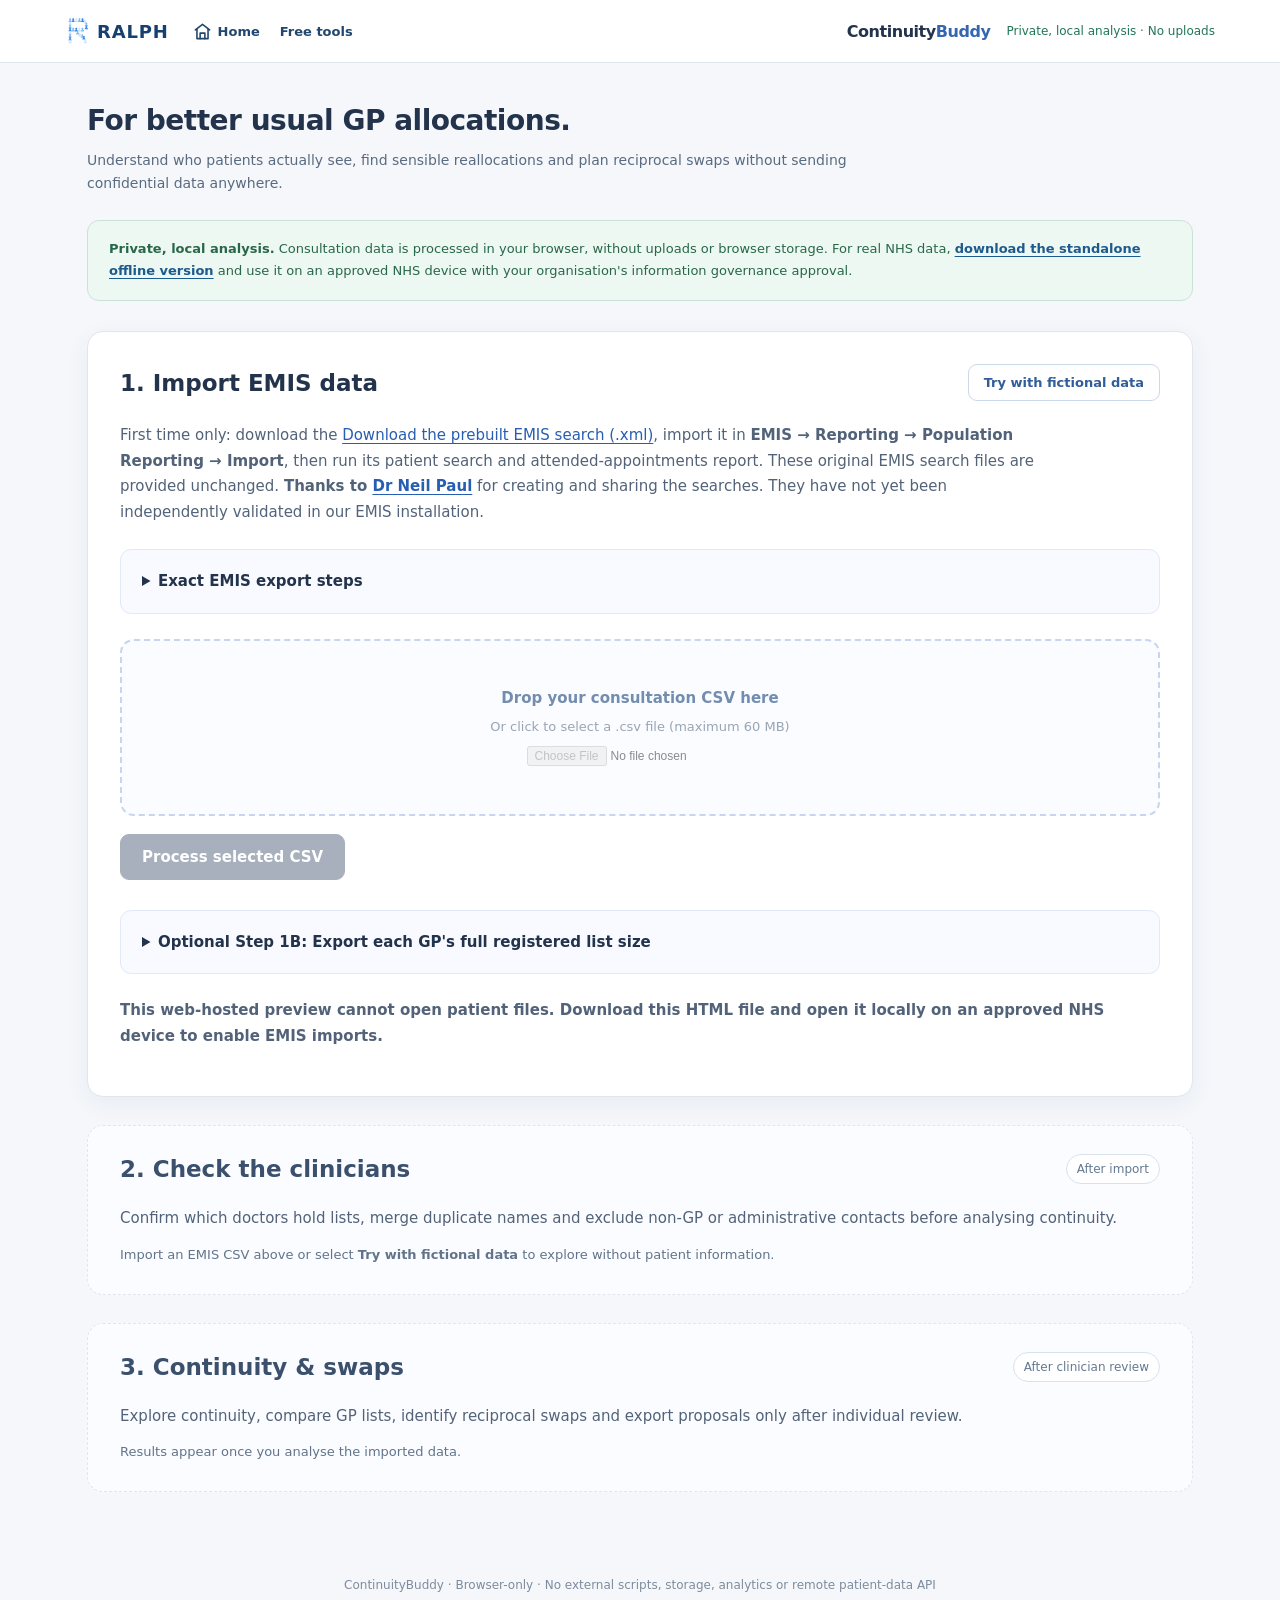
<file: index.html>
<!doctype html>
<html lang="en-GB"><head><meta charset="utf-8"><meta name="viewport" content="width=device-width, initial-scale=1">
<meta name="referrer" content="no-referrer">
<meta http-equiv="Content-Security-Policy" content="default-src 'none'; script-src 'self'; style-src 'self'; img-src 'self' data:; connect-src 'none'; object-src 'none'; base-uri 'none'; form-action 'none'">
<title>ContinuityBuddy - Usual GP continuity</title><link rel="stylesheet" href="./v2.css"></head>
<body><header class="app-header"><div class="app-header-inner"><nav class="app-nav" aria-label="Site navigation"><a class="ralph-brand" href="https://projectralph.co.uk/" aria-label="RALPH homepage"><svg xmlns="http://www.w3.org/2000/svg" xmlns:xlink="http://www.w3.org/1999/xlink" width="23" height="28" viewBox="0 0 430 530" aria-hidden="true">


<defs>
  <linearGradient id="wordmarkBlue" x1="0" y1="0" x2="0" y2="1">
    <stop offset="0" stop-color="#005fca"/>
    <stop offset="1" stop-color="#004dad"/>
  </linearGradient>
  <path id="person" d="M28 0 C18.5 0 11 7.2 11 17 C11 23.4 14.2 29.2 19.3 32.4 C9.1 36.4 2.4 42.4 0.3 51.3 C-1.7 58.4 2.4 61.5 8.6 61.5 H47.4 C53.6 61.5 57.7 58.4 55.7 51.3 C53.6 42.4 46.9 36.4 36.7 32.4 C41.8 29.2 45 23.4 45 17 C45 7.2 37.5 0 28 0 Z"/>
</defs>
<g id="people-letter-r" transform="translate(15 15) scale(1.083)">
<use href="#person" x="10" y="10" fill="#82bbf4"/>
<use href="#person" x="64" y="10" fill="#3b8ae6"/>
<use href="#person" x="118" y="10" fill="#cfe4fb"/>
<use href="#person" x="173" y="10" fill="#82bbf4"/>
<use href="#person" x="227" y="10" fill="#3b8ae6"/>
<use href="#person" x="271" y="36" fill="#cfe4fb"/>
<use href="#person" x="294" y="84" fill="#82bbf4"/>
<use href="#person" x="294" y="139" fill="#3b8ae6"/>
<use href="#person" x="10" y="69" fill="#cfe4fb"/>
<use href="#person" x="10" y="123" fill="#82bbf4"/>
<use href="#person" x="10" y="176" fill="#3b8ae6"/>
<use href="#person" x="10" y="230" fill="#cfe4fb"/>
<use href="#person" x="10" y="284" fill="#82bbf4"/>
<use href="#person" x="10" y="337" fill="#3b8ae6"/>
<use href="#person" x="10" y="383" fill="#cfe4fb"/>
<use href="#person" x="64" y="176" fill="#82bbf4"/>
<use href="#person" x="118" y="176" fill="#3b8ae6"/>
<use href="#person" x="173" y="176" fill="#cfe4fb"/>
<use href="#person" x="227" y="176" fill="#82bbf4"/>
<use href="#person" x="141" y="230" fill="#82bbf4"/>
<use href="#person" x="180" y="266" fill="#cfe4fb"/>
<use href="#person" x="223" y="289" fill="#82bbf4"/>
<use href="#person" x="251" y="319" fill="#3b8ae6"/>
<use href="#person" x="276" y="383" fill="#cfe4fb"/>
</g>
</svg>
<span>RALPH</span></a><a class="home-link" href="https://projectralph.co.uk/" aria-label="Home" title="RALPH home"><svg xmlns="http://www.w3.org/2000/svg" aria-hidden="true" viewBox="0 0 24 24" width="19" height="19" fill="none" stroke="currentColor" stroke-width="2" stroke-linecap="round" stroke-linejoin="round"><path d="m3 10 9-7 9 7"/><path d="M5 9v12h14V9"/><path d="M9 21v-7h6v7"/></svg><span>Home</span></a><a class="free-tools-link" href="https://projectralph.co.uk/freetools/">Free tools</a></nav><div class="app-header-end"><strong class="app-name">Continuity<span>Buddy</span></strong><small>Private, local analysis · No uploads</small></div></div></header>
<main>
<section class="hero"><h1>For better usual GP allocations.</h1><p>Understand who patients actually see, find sensible reallocations and plan reciprocal swaps without sending confidential data anywhere.</p></section>
<aside class="privacy" aria-label="Patient data and privacy"><strong>Private, local analysis.</strong> Consultation data is processed in your browser, without uploads or browser storage. For real NHS data, <a href="./ContinuityBuddy-Offline.html" download="ContinuityBuddy-Offline.html">download the standalone offline version</a> and use it on an approved NHS device with your organisation's information governance approval.</aside>
<section class="panel" id="importPanel"><div class="panelhead"><h2>1. Import EMIS data</h2><button type="button" id="demo" class="outline">Try with fictional data</button></div>
<p class="import-intro">First time only: download the <a href="./downloads/Usual_GP_Continuity_Search.xml" download="Usual_GP_Continuity_Search.xml">Download the prebuilt EMIS search (.xml)</a>, import it in <b>EMIS → Reporting → Population Reporting → Import</b>, then run its patient search and attended-appointments report. These original EMIS search files are provided unchanged. <b>Thanks to <a href="https://www.drneilpaul.blog/usualgp/" target="_blank" rel="noopener noreferrer">Dr Neil Paul</a></b> for creating and sharing the searches. They have not yet been independently validated in our EMIS installation.</p>
<details><summary>Exact EMIS export steps</summary><ol><li>Import the downloaded XML into a practice reporting folder (you need suitable EMIS permissions).</li><li>Run “Usual GP Continuity 1 - Patients seen in last 12 months”.</li><li>Run “Usual GP Continuity 2 - Consultation export”.</li><li>Right-click the second report, then View Results → Export → CSV.</li><li>Tick <b>Replicate patient details for each item</b> and <b>Replicate Usual GP details</b>. Leave “override hidden patients” unticked unless explicitly authorised.</li><li>Choose the CSV below. Do not share identifiable exports in chat or email.</li></ol><p>Steps adapted from <a href="https://www.drneilpaul.blog/usualgp/how-to.html" target="_blank" rel="noopener noreferrer">Dr Neil Paul's EMIS guide</a>. EMIS XML import is documented by <a href="https://cdrc.nhs.uk/resources/emis-resource-centre/cdrc-emis-access/" target="_blank" rel="noopener noreferrer">CDRC</a>. Your practice's permissions/IT policy determine whether imports are allowed on your NHS PC.</p></details>
<label class="drop" id="drop"><strong>Drop your consultation CSV here</strong><span>Or click to select a .csv file (maximum 60 MB)</span><input id="file" type="file" accept=".csv,text/csv"></label><div class="import-action"><button type="button" id="prepareCsv">Process selected CSV</button></div>
<details id="listBalanceImport"><summary>Optional Step 1B: Export each GP's full registered list size</summary><p><strong>The consultation export above cannot provide full list sizes.</strong> To compare list allocations per clinical session, import the separate <a href="./downloads/Usual_GP_List_Sizes_Search.xml" download="Usual_GP_List_Sizes_Search.xml">EMIS registered-patient list search (.xml)</a>, run it in Population Reporting, export its results to CSV and select that CSV here. The CSV needs only Patient ID and Usual GP. This is optional: continuity analysis and swaps work without it.</p><label>Registered-patient list CSV <input id="listFile" type="file" accept=".csv,text/csv"></label><p>Weekly clinical sessions are entered manually in Step 3; they are not included in either EMIS search.</p><p id="listStatus" class="status" role="status" aria-live="polite"></p></details><div id="mapPanel" hidden><h3>Match columns</h3><p>Best guesses are prefilled. Check the required four columns, especially when the EMIS report uses unfamiliar labels.</p><div id="mappings" class="mapping"></div><label class="check-confirm"><input id="importConfirmed" type="checkbox"> I confirm this is the approved EMIS attended-appointment export, with no additional clinical or demographic columns.</label><div class="row import-action"><label>Analysis date <input id="referenceDate" type="date" value="2026-11-06"></label><button type="button" id="process">Analyse CSV and check clinicians <span aria-hidden="true">→</span></button></div></div>
<p id="message" class="status" role="status" aria-live="polite"></p>
</section>
<section class="panel step-preview" id="clinicianOverview"><div class="panelhead"><h2>2. Check the clinicians</h2><span class="step-pending">After import</span></div><p>Confirm which doctors hold lists, merge duplicate names and exclude non-GP or administrative contacts before analysing continuity.</p><p class="step-hint">Import an EMIS CSV above or select <strong>Try with fictional data</strong> to explore without patient information.</p></section>
<section class="panel" id="clinicianPanel" hidden><div class="panelhead"><h2>2. Check the clinicians</h2><button id="backImport" class="outline">Back to import</button></div><p>Check which clinicians hold patient lists. For registrars and locums, choose “Sees patients, no list”. For admin and booking accounts, choose “Ignore”. Mark doctors who have left as “Left the practice”. Duty and triage contacts may distort continuity.</p><details id="mergeDuplicates" class="duplicate-merge"><summary>Merge duplicate clinicians</summary><p>Only use this when two names in the export belong to the same doctor, e.g. Dr Smith and Dr J Smith. The names will be counted as one clinician.</p><div class="row"><label>Duplicate name <select id="mergeFrom"></select></label><label>Same doctor as <select id="mergeInto"></select></label><button type="button" id="addMerge" class="outline">Merge names</button></div><div id="activeMerges" aria-live="polite"></div></details><div class="tablewrap"><table><thead><tr><th>Clinician</th><th>Consultations</th><th>Status</th></tr></thead><tbody id="clinicians"></tbody></table></div>
<div class="row controls"><label>Minimum consultations <input id="minVisits" type="number" min="1" max="30" value="4"></label><label>High confidence (%) <input id="high" type="number" min="50" max="100" value="65"></label><label>Medium confidence (%) <input id="medium" type="number" min="30" max="99" value="50"></label></div><div class="review-confirmation"><label class="check-confirm" id="reviewConfirmationLabel"><input id="reviewConfirmed" type="checkbox"> <span>I have reviewed the clinicians, including non-list holders and those who have left.</span></label><button type="button" id="run" class="awaiting-confirmation" aria-disabled="true">Analyse continuity</button></div><div id="reviewConfirmationError" class="review-confirmation-error" role="status" aria-live="polite" hidden>Please confirm you have reviewed the clinicians.</div></section>
<section class="panel step-preview" id="resultsOverview"><div class="panelhead"><h2>3. Continuity &amp; swaps</h2><span class="step-pending">After clinician review</span></div><p>Explore continuity, compare GP lists, identify reciprocal swaps and export proposals only after individual review.</p><p class="step-hint">Results appear once you analyse the imported data.</p></section>
<section id="resultsPanel" hidden><div class="panelhead"><h2>3. Continuity & swaps</h2><div class="row"><button id="editClinicians" class="outline">Edit clinicians</button><button id="reset" class="outline">Clear all data</button></div></div><div class="metrics"><div><small>Frequent attenders</small><strong id="mPatients">-</strong></div><div><small>Usual GP accuracy</small><strong id="mAccuracy">-</strong></div><div><small>Mean UPC (most-seen)</small><strong id="mUpc">-</strong></div><div><small>SLICC (recorded usual GP)</small><strong id="mSlicc">-</strong></div></div>
<div class="panel"><div class="panelhead"><h3>Who should I exchange patients with?</h3><label>My GP list <select id="selectedGp"></select></label></div><p>Ranked by reciprocal, evidence-based candidates. Confirm clinical suitability and patient preferences before any reallocation. A reciprocal pair keeps nominal list counts unchanged.</p><div class="tablewrap"><table><thead><tr><th>Other GP</th><th>Patients leaving your list</th><th>Patients coming to your list</th><th>Potential 1:1 pairs</th></tr></thead><tbody id="partners"></tbody></table></div></div>
<div class="panel"><div class="panelhead"><h3>Reciprocal swaps</h3><button id="download" class="outline">Export reviewed proposal CSV</button></div><p id="swapCount"></p><div class="tablewrap"><table><thead><tr><th>Pair</th><th>Patient identifier</th><th>Current usual GP</th><th>Proposed GP</th><th>Visits with proposed / total</th><th>Review decision</th></tr></thead><tbody id="swaps"></tbody></table></div></div>
<div class="panel"><h3>GP continuity breakdown</h3><p>Patients seen in export counts only patients represented in the consultation CSV. List size per weekly session = full registered list size ÷ weekly clinical sessions.</p><p id="listBalanceNote" class="status" role="status"></p><div class="tablewrap"><table class="gp-breakdown-table"><thead><tr><th>GP</th><th>Patients seen<br>in export</th><th>Frequent<br>attenders</th><th>Aligned</th><th>Outgoing</th><th>Incoming</th><th>SLICC</th><th>Patients on<br>GP's list</th><th>Clinical sessions<br>per week</th><th>List size per<br>weekly session</th></tr></thead><tbody id="gpRows"></tbody></table></div></div>
<div class="panel"><h3>Individual reallocation suggestions</h3><p>High confidence means the most-seen eligible GP accounts for at least the configured percentage of retained contacts. It does not prove clinical suitability.</p><div class="tablewrap"><table><thead><tr><th>Patient identifier</th><th>Current GP</th><th>Most-seen GP</th><th>Visits</th><th>Share</th><th>Confidence</th></tr></thead><tbody id="proposals"></tbody></table></div></div>
<div class="panel"><h3>Data quality and limitations</h3><div id="quality"></div><p>The step 1 tool (EMIS export) is based on published RCGP/One Care and Dr Neil Paul's analyser workflows with many thanks. This broader tool and Steps 2 &amp; 3 were developed by Dr Miriam Carone as part of a bigger project to help organise GP surgeries - find out more at <a href="https://projectralph.co.uk/" target="_blank" rel="noopener noreferrer">projectralph.co.uk</a>.</p></div>
</section></main><footer>ContinuityBuddy · Browser-only · No external scripts, storage, analytics or remote patient-data API</footer><script type="module" src="./v2.mjs"></script></body></html>
</file>
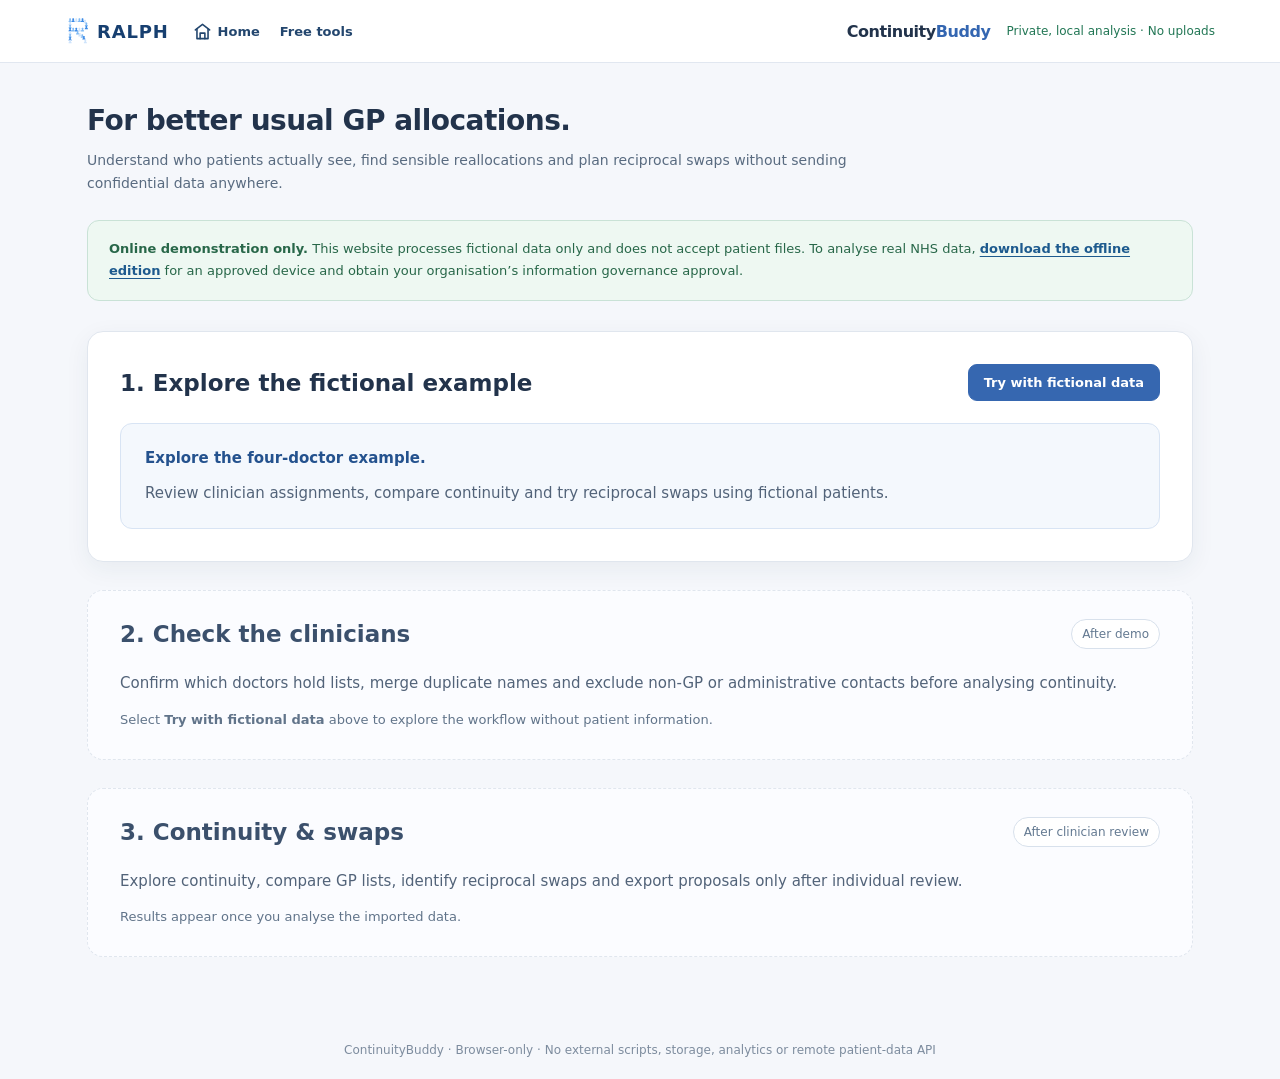
<file: ContinuityBuddy-Hosted.html>
<!doctype html>
<html lang="en-GB"><head><meta charset="utf-8"><meta name="viewport" content="width=device-width, initial-scale=1">
<meta name="referrer" content="no-referrer">

<title>ContinuityBuddy - Usual GP continuity</title><meta http-equiv="Content-Security-Policy" content="default-src 'none'; script-src 'sha256-g3RrCANJC1xOtoNRMLgk3z/7qvqXda/pgQztm8g03YM='; style-src 'sha256-rV15ccLi4d8pq7lUtMoSLpinebwZQfW1NsPwifBtmHU='; img-src data:; connect-src 'none'; object-src 'none'; base-uri 'none'; form-action 'none'; frame-src 'none'; worker-src 'none'; manifest-src 'none'"><style>:root{font-family:Inter,ui-sans-serif,system-ui,-apple-system,Segoe UI,sans-serif;color:#22334b;background:#f5f7fb;font-size:15px}*{box-sizing:border-box}body{margin:0}header{display:flex;justify-content:space-between;align-items:center;padding:18px max(22px,calc((100vw - 1150px)/2));background:white;border-bottom:1px solid #e1e7f0;gap:10px}header strong{font-size:21px;letter-spacing:-.8px}header strong span{color:#3466b1}header small{font-size:12px;color:#217654}main{max-width:1150px;margin:auto;padding:24px 22px 64px}.hero{padding:16px 0 0}.hero h1{font-size:clamp(23px,2.2vw,28px);letter-spacing:-.5px;margin:0 0 10px;line-height:1.3}.hero p{color:#596b80;line-height:1.65;max-width:800px;font-size:14px;margin:0}.privacy{border:1px solid #c9e2d6;background:#eef8f2;color:#286749;padding:17px 21px;border-radius:12px;font-size:13px;line-height:1.75;margin:24px 0 30px}.privacy strong{font-weight:700}.privacy a{color:#1d5a8e;font-weight:650;text-underline-offset:3px}.panel{background:white;border:1px solid #e0e6ee;border-radius:16px;padding:32px;margin-top:28px;box-shadow:0 7px 25px #213a5210}.panelhead{display:flex;align-items:center;justify-content:space-between;gap:18px;flex-wrap:wrap;margin-bottom:22px}.panel h2{font-size:23px;margin:0}.panel h3{font-size:19px;margin:0 0 12px}.panel p,.panel li{line-height:1.7;color:#526379}.panel a{color:#285eb1;text-decoration:underline;text-underline-offset:3px}.panel details{background:#f8faff;border:1px solid #e1e9f7;padding:18px 21px;border-radius:11px;margin:24px 0}.panel summary{cursor:pointer;font-weight:650}.panel ol{padding-left:22px}.drop{display:grid;gap:12px;place-items:center;text-align:center;padding:48px 22px;border:2px dashed #adc4e7;border-radius:14px;background:#f8fbff;cursor:pointer;margin:25px 0 18px;color:#31588b}.drop span{font-size:13px;color:#6b7b92}.drop.drag{background:#e8f3ff;border-color:#3975c6}.drop input{max-width:280px;font-size:12px}.row{display:flex;gap:12px;align-items:end;flex-wrap:wrap}.controls{margin-top:28px}.row label,.mapping label,.panelhead label{display:grid;gap:6px;font-size:12px;font-weight:650;color:#51657a}.mapping{display:grid;grid-template-columns:repeat(auto-fit,minmax(220px,1fr));gap:14px;margin:18px 0}select,input[type=number],input[type=date]{font:inherit;max-width:100%;border:1px solid #cdd7e6;border-radius:8px;padding:9px;background:white;color:#243b59}input[type=number]{width:110px}button{border:1px solid #3667b0;background:#3667b0;color:white;border-radius:9px;padding:10px 15px;font:inherit;font-size:13px;font-weight:700;cursor:pointer;white-space:normal}button:hover{filter:brightness(.94)}button.outline{background:white;color:#315d99;border-color:#cad8ea}.tablewrap{overflow:auto;max-height:570px;border:1px solid #e3e8ef;border-radius:10px}table{border-collapse:collapse;width:100%;min-width:690px;font-size:13px}th{position:sticky;top:0;z-index:1;background:#f1f5fb;text-align:left;font-weight:700;color:#40566f;padding:12px;border-bottom:1px solid #d9e2ef;white-space:nowrap}td{padding:10px 12px;border-bottom:1px solid #eef1f6;vertical-align:middle}tbody tr:hover{background:#f7faff}td select{font-size:12px;max-width:230px}section[hidden],div[hidden]{display:none!important}.status{min-height:20px}.error{color:#b52d47;font-weight:700}.metrics{display:grid;grid-template-columns:repeat(4,minmax(0,1fr));gap:12px;margin:18px 0}.metrics>div{background:white;padding:18px;border:1px solid #e0e6ee;border-radius:12px;display:grid;gap:8px}.metrics strong{font-size:27px;color:#254a80}.metrics small{color:#65758b}footer{font-size:12px;color:#7d8c9e;text-align:center;padding:22px}@media(max-width:700px){main{padding:18px 12px 35px}.panel{padding:17px}.metrics{grid-template-columns:repeat(2,1fr)}header{padding:15px}.hero{padding-top:8px}}
.step-preview{background:#fbfcff;border-style:dashed;box-shadow:none}.step-preview h2{color:#3b506c}.step-pending{font-size:12px;color:#637991;padding:7px 10px;border-radius:30px;border:1px solid #d8e1ec;background:white;white-space:nowrap}.step-preview p{margin:14px 0 0}.step-preview .step-hint{color:#61748a;font-size:13px}

.review-action{display:flex;align-items:center;justify-content:space-between;gap:16px;flex-wrap:wrap;margin:16px 0;background:#f1f7ff;border:1px solid #c9ddf6;border-radius:12px;padding:15px 18px}.review-action p{margin:4px 0 0;font-size:13px}.review-action button,.import-action button{font-size:15px;padding:13px 21px}.import-action{margin:18px 0 30px}.check-confirm{display:flex!important;flex-direction:row!important;align-items:center!important;gap:10px!important;max-width:800px}.check-confirm input{width:18px;height:18px;flex-shrink:0}.review-action strong{color:#2b4b78}#clinicianPanel,#resultsPanel,#mapPanel{scroll-margin-top:18px}@media(max-width:650px){.review-action button,.import-action button{width:100%}.review-action{align-items:stretch}}

/* Duplicate clinician merge is intentionally secondary to the main clinician review. */
.duplicate-merge{margin:14px 0 16px;padding:12px 16px;border:1px solid #d5e0f0;border-radius:10px;background:#f8fbff}
.duplicate-merge summary{cursor:pointer;color:#24538d;font-weight:650}
.duplicate-merge p{font-size:13px;color:#526782}
.duplicate-merge>.row{display:flex;align-items:end;gap:12px;flex-wrap:wrap;margin:12px 0}
.duplicate-merge label{display:flex;flex-direction:column;gap:5px;font-size:13px;font-weight:600}
.duplicate-merge select{min-width:150px;max-width:100%}
.merge-item{display:flex;align-items:center;gap:12px;padding:6px 0;font-size:13px}
.merge-item button{padding:5px 9px}

/* Confirmation is directly associated with the only Analyse action. */
.review-confirmation{display:flex;align-items:center;flex-wrap:wrap;gap:14px;margin-top:14px}
.review-confirmation .check-confirm{margin:0!important;max-width:min(100%,690px);padding:7px 9px;border:1px solid transparent;border-radius:9px;cursor:pointer}
.review-confirmation .check-confirm span{line-height:1.4}
.review-confirmation #run{transition:background-color .15s,border-color .15s;min-height:42px}
.review-confirmation #run.awaiting-confirmation{background:#e3e7ed;border-color:#d5dbe4;color:#5b6879;cursor:pointer}
.review-confirmation #run.awaiting-confirmation:hover{filter:none;background:#d9dfe8}
.review-confirmation .check-confirm.missing-confirmation{border-color:#d94242;background:#fff0f0;color:#a42020}
.review-confirmation .check-confirm.missing-confirmation span{color:#a42020}
.review-confirmation .check-confirm.missing-confirmation input{accent-color:#c82d2d;outline:2px solid #d94242;outline-offset:2px}
.review-confirmation-error{color:#b42323;font-size:13px;font-weight:650;margin:6px 0 0 9px}
.review-confirmation-error[hidden]{display:none}
@media(max-width:650px){.review-confirmation{align-items:stretch;flex-direction:column}.review-confirmation #run{align-self:flex-start}}

/* Results table: compact two-line headings with stable numeric columns. */
.gp-breakdown-table{table-layout:fixed;min-width:1090px}
.gp-breakdown-table thead th{white-space:normal;line-height:1.25;vertical-align:bottom;overflow-wrap:normal;word-break:normal;padding:11px 9px}
.gp-breakdown-table th:nth-child(1){width:100px}
.gp-breakdown-table th:nth-child(2){width:122px}
.gp-breakdown-table th:nth-child(3){width:120px}
.gp-breakdown-table th:nth-child(4){width:73px}
.gp-breakdown-table th:nth-child(5){width:81px}
.gp-breakdown-table th:nth-child(6){width:81px}
.gp-breakdown-table th:nth-child(7){width:74px}
.gp-breakdown-table th:nth-child(8){width:142px}
.gp-breakdown-table th:nth-child(9){width:147px}
.gp-breakdown-table th:nth-child(10){width:150px}
.gp-breakdown-table tbody td{padding:10px 9px}
.gp-breakdown-table tbody td:first-child{white-space:nowrap}
.gp-breakdown-table tbody input[type=number]{width:100%;min-width:0}

/* Site navigation shared with Project RALPH, compact enough for the analyser. */
header.app-header{padding:0 22px}
.app-header-inner{width:100%;max-width:1150px;margin:0 auto;min-height:62px;display:flex;justify-content:space-between;align-items:center;gap:18px}
.app-nav{display:flex;align-items:center;flex-wrap:wrap;gap:16px}
.app-nav a{text-decoration:none;color:#23466e;font-size:13px;font-weight:650;display:inline-flex;align-items:center;justify-content:center;gap:6px;border-radius:7px;padding:6px 2px}
.app-nav a:hover,.app-nav a:focus-visible{color:#215ea8;background:#ecf3fc}
.app-nav .ralph-brand{gap:7px;font-size:18px;letter-spacing:.045em;font-weight:750;margin-right:4px;color:#173f70}
.app-nav .ralph-brand svg{display:block;flex:none;width:23px;height:28px}
.app-nav .home-link svg{display:block;flex:none}
.app-header-end{display:flex;align-items:center;gap:16px}
.app-header-end .app-name{font-size:16px;letter-spacing:-.45px;white-space:nowrap}
.app-header-end .app-name span{color:#3466b1}
.app-header-end small{white-space:nowrap}
@media(max-width:780px){
 .app-header-inner{min-height:56px;flex-wrap:wrap;gap:0 12px;padding:7px 0}
 .app-nav{gap:12px}
 .app-header-end small{display:none}
}
@media(max-width:510px){
 header.app-header{padding:0 14px}
 .app-header-inner{gap:6px}
 .app-nav{width:100%;justify-content:space-between;gap:8px}
 .app-header-end{margin-top:3px}
 .app-header-end .app-name{font-size:14px}
 .app-nav .ralph-brand{font-size:16px}
}

/* Vertical rhythm for the sequential EMIS workflow. */
#importPanel{margin-top:0}
#importPanel .import-intro{margin:0 0 24px;max-width:920px}
#importPanel details summary{padding:2px 0;line-height:1.5}
#importPanel details[open] summary{margin-bottom:17px}
#importPanel details p{margin:12px 0}
#importPanel details ol{margin:8px 0 12px}
#importPanel details li+li{margin-top:9px}
#importPanel #listBalanceImport{margin-top:26px}
#importPanel #listBalanceImport label{display:grid;gap:9px;margin:18px 0;font-size:13px;font-weight:650;color:#425b75}
#importPanel #listBalanceImport input[type=file]{font-weight:400;max-width:100%}
#importPanel #listStatus:empty{display:none}
#importPanel #message:empty{display:none}
#clinicianPanel>.tablewrap{margin:22px 0}
#clinicianPanel>.panelhead+p{margin-bottom:20px}
#resultsPanel>.panelhead{margin:28px 0 24px}
#resultsPanel>.panel{margin-top:30px}
#resultsPanel>.panel>.tablewrap{margin-top:21px}
#resultsPanel>.panel>p{margin-bottom:18px}
.review-confirmation{margin-top:22px}
.step-preview{padding-top:28px;padding-bottom:28px}
.step-preview .step-hint{margin-top:12px}
@media(max-width:700px){
 main{padding:22px 14px 42px}
 .panel{padding:23px 19px;margin-top:22px}
 .privacy{padding:16px 17px;margin:20px 0 24px}
 .panelhead{margin-bottom:18px}
 .drop{padding:34px 15px}
 #importPanel .import-intro{margin-bottom:20px}
 #importPanel details{padding:17px}
}

/* Prevent misleading file affordances when the offline file is viewed over HTTP(S). */
.drop.locked{opacity:.68;cursor:not-allowed;pointer-events:none}
.import-action button:disabled{background:#a7b0bc;border-color:#a7b0bc;cursor:not-allowed}

.check-confirm{display:flex;align-items:center;gap:9px;margin:12px 0;font-weight:500;color:#42546b}.check-confirm input{width:17px;height:17px;flex:none}
.hosted-demo{padding:22px 24px;background:#f4f8fd;border:1px solid #d8e4f4;border-radius:12px;line-height:1.7}.hosted-demo p{margin:9px 0 0}.hosted-demo strong{color:#24528e}</style></head>
<body><header class="app-header"><div class="app-header-inner"><nav class="app-nav" aria-label="Site navigation"><a class="ralph-brand" href="https://projectralph.co.uk/" aria-label="RALPH homepage"><svg xmlns="http://www.w3.org/2000/svg" xmlns:xlink="http://www.w3.org/1999/xlink" width="23" height="28" viewBox="0 0 430 530" aria-hidden="true">


<defs>
  <linearGradient id="wordmarkBlue" x1="0" y1="0" x2="0" y2="1">
    <stop offset="0" stop-color="#005fca"/>
    <stop offset="1" stop-color="#004dad"/>
  </linearGradient>
  <path id="person" d="M28 0 C18.5 0 11 7.2 11 17 C11 23.4 14.2 29.2 19.3 32.4 C9.1 36.4 2.4 42.4 0.3 51.3 C-1.7 58.4 2.4 61.5 8.6 61.5 H47.4 C53.6 61.5 57.7 58.4 55.7 51.3 C53.6 42.4 46.9 36.4 36.7 32.4 C41.8 29.2 45 23.4 45 17 C45 7.2 37.5 0 28 0 Z"/>
</defs>
<g id="people-letter-r" transform="translate(15 15) scale(1.083)">
<use href="#person" x="10" y="10" fill="#82bbf4"/>
<use href="#person" x="64" y="10" fill="#3b8ae6"/>
<use href="#person" x="118" y="10" fill="#cfe4fb"/>
<use href="#person" x="173" y="10" fill="#82bbf4"/>
<use href="#person" x="227" y="10" fill="#3b8ae6"/>
<use href="#person" x="271" y="36" fill="#cfe4fb"/>
<use href="#person" x="294" y="84" fill="#82bbf4"/>
<use href="#person" x="294" y="139" fill="#3b8ae6"/>
<use href="#person" x="10" y="69" fill="#cfe4fb"/>
<use href="#person" x="10" y="123" fill="#82bbf4"/>
<use href="#person" x="10" y="176" fill="#3b8ae6"/>
<use href="#person" x="10" y="230" fill="#cfe4fb"/>
<use href="#person" x="10" y="284" fill="#82bbf4"/>
<use href="#person" x="10" y="337" fill="#3b8ae6"/>
<use href="#person" x="10" y="383" fill="#cfe4fb"/>
<use href="#person" x="64" y="176" fill="#82bbf4"/>
<use href="#person" x="118" y="176" fill="#3b8ae6"/>
<use href="#person" x="173" y="176" fill="#cfe4fb"/>
<use href="#person" x="227" y="176" fill="#82bbf4"/>
<use href="#person" x="141" y="230" fill="#82bbf4"/>
<use href="#person" x="180" y="266" fill="#cfe4fb"/>
<use href="#person" x="223" y="289" fill="#82bbf4"/>
<use href="#person" x="251" y="319" fill="#3b8ae6"/>
<use href="#person" x="276" y="383" fill="#cfe4fb"/>
</g>
</svg>
<span>RALPH</span></a><a class="home-link" href="https://projectralph.co.uk/" aria-label="Home" title="RALPH home"><svg xmlns="http://www.w3.org/2000/svg" aria-hidden="true" viewBox="0 0 24 24" width="19" height="19" fill="none" stroke="currentColor" stroke-width="2" stroke-linecap="round" stroke-linejoin="round"><path d="m3 10 9-7 9 7"/><path d="M5 9v12h14V9"/><path d="M9 21v-7h6v7"/></svg><span>Home</span></a><a class="free-tools-link" href="https://projectralph.co.uk/freetools/">Free tools</a></nav><div class="app-header-end"><strong class="app-name">Continuity<span>Buddy</span></strong><small>Private, local analysis · No uploads</small></div></div></header>
<main>
<section class="hero"><h1>For better usual GP allocations.</h1><p>Understand who patients actually see, find sensible reallocations and plan reciprocal swaps without sending confidential data anywhere.</p></section>
<aside class="privacy" aria-label="Privacy"><strong>Online demonstration only.</strong> This website processes fictional data only and does not accept patient files. To analyse real NHS data, <a href="./ContinuityBuddy-Offline.html" download="ContinuityBuddy-Offline.html">download the offline edition</a> for an approved device and obtain your organisation’s information governance approval.</aside>
<section class="panel" id="importPanel"><div class="panelhead"><h2>1. Explore the fictional example</h2><button type="button" id="demo">Try with fictional data</button></div><div class="hosted-demo"><strong>Explore the four-doctor example.</strong><p>Review clinician assignments, compare continuity and try reciprocal swaps using fictional patients.</p></div><p id="message" class="status" role="status" aria-live="polite"></p></section>
<section class="panel step-preview" id="clinicianOverview"><div class="panelhead"><h2>2. Check the clinicians</h2><span class="step-pending">After demo</span></div><p>Confirm which doctors hold lists, merge duplicate names and exclude non-GP or administrative contacts before analysing continuity.</p><p class="step-hint">Select <strong>Try with fictional data</strong> above to explore the workflow without patient information.</p></section>
<section class="panel" id="clinicianPanel" hidden><div class="panelhead"><h2>2. Check the clinicians</h2><button id="backImport" class="outline">Back to import</button></div><p>Check which clinicians hold patient lists. For registrars and locums, choose “Sees patients, no list”. For admin and booking accounts, choose “Ignore”. Mark doctors who have left as “Left the practice”. Duty and triage contacts may distort continuity.</p><details id="mergeDuplicates" class="duplicate-merge"><summary>Merge duplicate clinicians</summary><p>Only use this when two names in the export belong to the same doctor, e.g. Dr Smith and Dr J Smith. The names will be counted as one clinician.</p><div class="row"><label>Duplicate name <select id="mergeFrom"></select></label><label>Same doctor as <select id="mergeInto"></select></label><button type="button" id="addMerge" class="outline">Merge names</button></div><div id="activeMerges" aria-live="polite"></div></details><div class="tablewrap"><table><thead><tr><th>Clinician</th><th>Consultations</th><th>Status</th></tr></thead><tbody id="clinicians"></tbody></table></div>
<div class="row controls"><label>Minimum consultations <input id="minVisits" type="number" min="1" max="30" value="4"></label><label>High confidence (%) <input id="high" type="number" min="50" max="100" value="65"></label><label>Medium confidence (%) <input id="medium" type="number" min="30" max="99" value="50"></label></div><div class="review-confirmation"><label class="check-confirm" id="reviewConfirmationLabel"><input id="reviewConfirmed" type="checkbox"> <span>I have reviewed the clinicians, including non-list holders and those who have left.</span></label><button type="button" id="run" class="awaiting-confirmation" aria-disabled="true">Analyse continuity</button></div><div id="reviewConfirmationError" class="review-confirmation-error" role="status" aria-live="polite" hidden>Please confirm you have reviewed the clinicians.</div></section>
<section class="panel step-preview" id="resultsOverview"><div class="panelhead"><h2>3. Continuity &amp; swaps</h2><span class="step-pending">After clinician review</span></div><p>Explore continuity, compare GP lists, identify reciprocal swaps and export proposals only after individual review.</p><p class="step-hint">Results appear once you analyse the imported data.</p></section>
<section id="resultsPanel" hidden><div class="panelhead"><h2>3. Continuity & swaps</h2><div class="row"><button id="editClinicians" class="outline">Edit clinicians</button><button id="reset" class="outline">Clear all data</button></div></div><div class="metrics"><div><small>Frequent attenders</small><strong id="mPatients">-</strong></div><div><small>Usual GP accuracy</small><strong id="mAccuracy">-</strong></div><div><small>Mean UPC (most-seen)</small><strong id="mUpc">-</strong></div><div><small>SLICC (recorded usual GP)</small><strong id="mSlicc">-</strong></div></div>
<div class="panel"><div class="panelhead"><h3>Who should I exchange patients with?</h3><label>My GP list <select id="selectedGp"></select></label></div><p>Ranked by reciprocal, evidence-based candidates. Confirm clinical suitability and patient preferences before any reallocation. A reciprocal pair keeps nominal list counts unchanged.</p><div class="tablewrap"><table><thead><tr><th>Other GP</th><th>Patients leaving your list</th><th>Patients coming to your list</th><th>Potential 1:1 pairs</th></tr></thead><tbody id="partners"></tbody></table></div></div>
<div class="panel"><div class="panelhead"><h3>Reciprocal swaps</h3><button id="download" class="outline">Export reviewed proposal CSV</button></div><p id="swapCount"></p><div class="tablewrap"><table><thead><tr><th>Pair</th><th>Patient identifier</th><th>Current usual GP</th><th>Proposed GP</th><th>Visits with proposed / total</th><th>Review decision</th></tr></thead><tbody id="swaps"></tbody></table></div></div>
<div class="panel"><h3>GP continuity breakdown</h3><p>Patients seen in export counts only patients represented in the consultation CSV. List size per weekly session = full registered list size ÷ weekly clinical sessions.</p><p id="listBalanceNote" class="status" role="status"></p><div class="tablewrap"><table class="gp-breakdown-table"><thead><tr><th>GP</th><th>Patients seen<br>in export</th><th>Frequent<br>attenders</th><th>Aligned</th><th>Outgoing</th><th>Incoming</th><th>SLICC</th><th>Patients on<br>GP's list</th><th>Clinical sessions<br>per week</th><th>List size per<br>weekly session</th></tr></thead><tbody id="gpRows"></tbody></table></div></div>
<div class="panel"><h3>Individual reallocation suggestions</h3><p>High confidence means the most-seen eligible GP accounts for at least the configured percentage of retained contacts. It does not prove clinical suitability.</p><div class="tablewrap"><table><thead><tr><th>Patient identifier</th><th>Current GP</th><th>Most-seen GP</th><th>Visits</th><th>Share</th><th>Confidence</th></tr></thead><tbody id="proposals"></tbody></table></div></div>
<div class="panel"><h3>Data quality and limitations</h3><div id="quality"></div><p>The step 1 tool (EMIS export) is based on published RCGP/One Care and Dr Neil Paul's analyser workflows with many thanks. This broader tool and Steps 2 &amp; 3 were developed by Dr Miriam Carone as part of a bigger project to help organise GP surgeries - find out more at <a href="https://projectralph.co.uk/" target="_blank" rel="noopener noreferrer">projectralph.co.uk</a>.</p></div>
</section></main><footer>ContinuityBuddy · Browser-only · No external scripts, storage, analytics or remote patient-data API</footer><script>// Pure, dependency-free, browser-safe ContinuityBuddy analysis engine.
// No network, storage, DOM or logging. All identifiers are confidential.
function parseCsv(source,{allowPreamble=false}={}) {
 if(typeof source!=='string'||!source.trim())throw Error('The file is empty.');
 if(source.length>60_000_000)throw Error('CSV exceeds the 60 MB safety limit.');
 source=source.replace(/^\uFEFF/,'');
 // Detect delimiters outside quoted fields, including EMIS tab-separated exports.
 const candidates=[',',';','\t'], scores=new Map(candidates.map(x=>[x,0]));
 // Only infer a delimiter from a prospective table header, not the report title.
 // Count separators across the first 40 physical lines, ignoring quoted strings.
 let candidateLines=0, quotedHeader=false,lineCounts={',':0,';':0,'\t':0};
 for(let i=0;i<source.length&&candidateLines<40;i++){
  const c=source[i];
  if(c==='"'){if(quotedHeader&&source[i+1]==='"')i++;else quotedHeader=!quotedHeader;}
  else if(!quotedHeader&&(c==='\r'||c==='\n')){
    for(const sep of candidates)if(lineCounts[sep]>=1)scores.set(sep,scores.get(sep)+lineCounts[sep]);
    lineCounts={',':0,';':0,'\t':0};candidateLines++;if(c==='\r'&&source[i+1]==='\n')i++;
  }else if(!quotedHeader&&c in lineCounts)lineCounts[c]++;
 }
 for(const sep of candidates)if(lineCounts[sep]>=1)scores.set(sep,scores.get(sep)+lineCounts[sep]);
 const sep=candidates.sort((a,b)=>scores.get(b)-scores.get(a))[0];
 const out=[];let row=[],field='',quoted=false,after=false,line=1,start=1;
 function finish(){row.push(field);if(row.some(v=>v.trim()))out.push({row,line:start});row=[];field='';after=false;start=line+1;if(out.length>500000)throw Error('Too many rows: maximum 500,000.');}
 for(let i=0;i<source.length;i++){const c=source[i];
  if(quoted){if(c==='"'&&source[i+1]==='"'){field+='"';i++;}else if(c==='"'){quoted=false;after=true;}else{field+=c;if(c==='\n')line++;}}
  else if(after){if(c===sep){row.push(field);field='';after=false;}else if(c==='\r'||c==='\n'){finish();if(c==='\r'&&source[i+1]==='\n')i++;line++;}else if(c!==' '&&c!=='\t')throw Error('Invalid CSV quoting near line '+line+'.');}
  else if(c==='"'){if(field.trim())throw Error('Invalid CSV quoting near line '+line+'.');field='';quoted=true;}
  else if(c===sep){row.push(field);field='';}
  else if(c==='\r'||c==='\n'){finish();if(c==='\r'&&source[i+1]==='\n')i++;line++;}
  else field+=c;
 }
 if(quoted)throw Error('Unclosed CSV quote beginning near line '+start+'.');
 row.push(field);if(row.some(v=>v.trim()))out.push({row,line:start});
 if(!out.length)throw Error('The file contains no rows.');
 const width=out[0].row.length;if(width>150)throw Error('CSV contains more than 150 columns.');
 const bad=allowPreamble?null:out.find(x=>x.row.length!==width);
 if(bad)throw Error('CSV row '+bad.line+' has '+bad.row.length+' columns; the header has '+width+'. Check the export delimiter, quoted fields and unexpected separators. Nothing has been analysed.');
 if(allowPreamble&&out.some(x=>x.row.length>150))throw Error('CSV contains more than 150 columns.');
 return out.map(x=>x.row);
}const norm=s=>String(s??'').trim().toLowerCase().replace(/[^a-z0-9]+/g,' ');
function guessColumns(headers){
 const rules={
  patient:[/^(emis )?(patient )?(number|id)$/, /nhs number/,/patient identifier/,/patient id/,/patient number/],
  date:[/consultation.*date/,/appointment.*date/,/appt.*date/,/^date$/, /event date/],
  clinician:[/consultation.*(user|clinician|doctor|gp)/,/appointment.*(clinician|user|doctor|gp)/,/consulting (clinician|gp|doctor)/,/seen by/,/staff member.*full name/,/clinician/],
  usual:[/usual gp/,/registered gp/,/named gp/,/allocated gp/,/usual doctor/],
  type:[/consultation type/,/appointment type/,/slot type/,/event type/],
  status:[/appointment status/,/attendance status/]
 };
 const used=new Set();const result={};for(const [name,patterns] of Object.entries(rules)){
  const options=headers.map((h,i)=>({i,h:norm(h)})).filter(x=>!used.has(x.i));
  const match=patterns.map(p=>options.find(x=>p.test(x.h))).find(Boolean);
  result[name]=match?.i??-1;if(match)used.add(match.i);
 }return result;
}
function parseDate(value){
 const s=String(value??'').trim();if(!s)return null;
 if(/^\d{4}-\d{2}-\d{2}/.test(s)){const d=new Date(s.slice(0,10)+'T12:00:00Z');return Number.isNaN(d.getTime())||d.toISOString().slice(0,10)!==s.slice(0,10)?null:s.slice(0,10);}
 const m=s.match(/^(\d{1,2})\/(\d{1,2})\/(\d{4})/);if(m){const iso=m[3]+'-'+m[2].padStart(2,'0')+'-'+m[1].padStart(2,'0');return parseDate(iso);}
 if(/^\d{5}(\.\d+)?$/.test(s)){const d=new Date((Number(s)-25569)*86400000);return Number.isNaN(d.getTime())?null:d.toISOString().slice(0,10);}
 return null;
}
function cell(r,index){return index>=0?String(r[index]??'').trim():'';}
function normaliseConsultations(rows,map,{referenceDate='2026-11-06',months=12}={}){
 if(!Array.isArray(rows)||rows.length<2)throw Error('A header and consultation rows are required.');
 for(const k of ['patient','date','clinician','usual']) if(!Number.isInteger(map[k])||map[k]<0||map[k]>=rows[0].length)throw Error('Please select all four required columns.');
 if(new Set(['patient','date','clinician','usual'].map(k=>map[k])).size<4)throw Error('Required columns must be different.');
 const ref=parseDate(referenceDate);if(!ref)throw Error('Invalid analysis date.');
 const cutoff=new Date(ref+'T12:00:00Z');cutoff.setUTCMonth(cutoff.getUTCMonth()-months);
 const min=cutoff.toISOString().slice(0,10);
 let skippedDate=0,skippedOld=0,skippedFuture=0,missingId=0,missingClinician=0,missingUsual=0,excludedStatus=0,duplicates=0;
 const events=[],unique=new Set();
 for(const r of rows.slice(1)){
  const id=cell(r,map.patient),usual=cell(r,map.usual),clinician=cell(r,map.clinician),date=parseDate(cell(r,map.date));
  if(!id){missingId++;continue;}if(!date){skippedDate++;continue;}if(date<min){skippedOld++;continue;}if(date>ref){skippedFuture++;continue;}
  if(!clinician){missingClinician++;continue;}if(!usual)missingUsual++;
  const status=cell(r,map.status);
  if(/^(cancelled|canceled|did not attend|dna|not attended|booked|pending)$/i.test(status)){excludedStatus++;continue;}
  const type=cell(r,map.type);
  const key=JSON.stringify([id,clinician,date,type,status]);
  if(unique.has(key))duplicates++;else unique.add(key);
  events.push({id,usual,clinician,date,type,status});
 }
 if(missingId)throw Error(missingId+' rows have no patient identifier. Re-export from EMIS with BOTH replicate patient and usual GP options enabled.');
 if(!events.length)throw Error('No usable consultations within the selected period.');
 return {events,quality:{skippedDate,skippedOld,skippedFuture,missingId,missingClinician,missingUsual,excludedStatus,duplicates,totalRows:rows.length-1},window:{start:min,end:ref}};
}
function clinicianCounts(events){
 const counts=new Map();for(const e of events){for(const k of [e.clinician,e.usual])if(k&&!counts.has(k))counts.set(k,{name:k,consultations:0,usualRows:0});if(e.clinician)counts.get(e.clinician).consultations++;if(e.usual)counts.get(e.usual).usualRows++;}
 return [...counts.values()].sort((a,b)=>b.consultations-a.consultations||a.name.localeCompare(b.name));
}
function analyse(events,opts={}){
 const minVisits=Math.max(1,Number(opts.minVisits)||4),high=Math.min(1,Math.max(0,Number(opts.high??0.65))),medium=Math.min(high,Math.max(0,Number(opts.medium??0.5)));
 const statuses=opts.statuses||{},aliases=opts.aliases||{},sessions=opts.sessions||{},listSizes=opts.listSizes||{};
 const statusOf=n=>statuses[n]||'eligible';const canonical=n=>aliases[n]||n;
 const groups=new Map();let excluded=0;
 for(const e of events){
  const doc=canonical(e.clinician),usual=canonical(e.usual);
  if(statusOf(e.clinician)==='exclude'||statusOf(doc)==='exclude'){excluded++;continue;}
  if(!groups.has(e.id))groups.set(e.id,{id:e.id,visits:[],usualValues:new Map()});
  const g=groups.get(e.id);g.visits.push({...e,clinician:doc,usual});
  if(usual)g.usualValues.set(usual,(g.usualValues.get(usual)||0)+1);
 }
 const patients=[],byGp=new Map(),proposals=[],fragmented=[];
 let totalVisits=0,ownVisits=0,upcSum=0,clearAligned=0,clearMismatch=0;
 for(const g of groups.values()){
  const visits=g.visits.sort((a,b)=>a.date.localeCompare(b.date));
  const counts=new Map();for(const v of visits)counts.set(v.clinician,(counts.get(v.clinician)||0)+1);
  const n=visits.length;if(!n)continue;
  const ranked=[...counts.entries()].sort((a,b)=>b[1]-a[1]||a[0].localeCompare(b[0]));
  const top=ranked[0][1],tops=ranked.filter(v=>v[1]===top).map(v=>v[0]);
  const usual=[...g.usualValues.entries()].sort((a,b)=>b[1]-a[1]||b[0].localeCompare(a[0]))[0]?.[0]||'';
  const matched=counts.get(usual)||0;
  totalVisits+=n;ownVisits+=matched;
  if(usual&&!byGp.has(usual))byGp.set(usual,{gp:usual,patients:0,frequent:0,visits:0,ownVisits:0,aligned:0,outgoing:0,incoming:0});
  if(usual){const s=byGp.get(usual);s.patients++;s.visits+=n;s.ownVisits+=matched;}
  if(n<minVisits)continue;
  upcSum+=top/n;
  const topEligible=tops.filter(t=>statusOf(t)==='eligible');
  const ownIsTop=tops.includes(usual);
  const departed=statusOf(usual)==='departed';
  const clear=top/n>=medium&&tops.length===1&&topEligible.length===1;
  let category='fragmented',to='',confidence='';
  if(!usual){category='missing-usual';}
  else if(g.usualValues.size>1){category='conflicting-usual';}
  else if(ownIsTop&&tops.length===1&&!departed){category='aligned';clearAligned++;}
  else if(clear){to=topEligible[0];category=departed?'departed':'reallocate';confidence=top/n>=high?'high':'medium';clearMismatch++;}
  else if(departed){category='departed-review';}
  const p={id:g.id,from:usual,to,n,top,topShare:top/n,ownCount:matched,counts:Object.fromEntries(ranked),category,confidence,dayCount:new Set(visits.map(v=>v.date)).size};
  patients.push(p);
  if(usual){byGp.get(usual).frequent++;if(category==='aligned')byGp.get(usual).aligned++;if(to&&to!==usual)byGp.get(usual).outgoing++;}
  if(to&&to!==usual){proposals.push(p);if(!byGp.has(to))byGp.set(to,{gp:to,patients:0,frequent:0,visits:0,ownVisits:0,aligned:0,outgoing:0,incoming:0});byGp.get(to).incoming++;}
  else if(category!=='aligned')fragmented.push(p);
 }
 proposals.sort((a,b)=>(b.topShare-a.topShare)||(b.n-a.n)||(a.id.localeCompare(b.id)));
 const pairMap=new Map();
 for(const p of proposals){const key=[p.from,p.to].sort().join('\u0000');if(!pairMap.has(key))pairMap.set(key,{key,gps:[p.from,p.to].sort(),forward:[],backward:[]});const pair=pairMap.get(key);(p.from===pair.gps[0]?pair.forward:pair.backward).push(p);}
 const pairs=[];for(const group of pairMap.values())if(group.forward.length&&group.backward.length){
  const count=Math.min(group.forward.length,group.backward.length);
  for(let i=0;i<count;i++)pairs.push({a:group.forward[i],b:group.backward[i],gps:group.gps});
 }
 const gpRows=[...byGp.values()].map(g=>({...g,slicc:g.visits?g.ownVisits/g.visits:null,registered:listSizes[g.gp]??null,sessions:sessions[g.gp]??null,perSession:(listSizes[g.gp]!=null&&sessions[g.gp]>0)?listSizes[g.gp]/sessions[g.gp]:null})).sort((a,b)=>a.gp.localeCompare(b.gp));
 const eligible=patients.length;
 return {patients,proposals,fragmented,pairs,gpRows,excluded,metrics:{patients:groups.size,frequent:eligible,consultations:totalVisits,meanUPC:eligible?upcSum/eligible:null,usualAccuracy:clearAligned+clearMismatch?clearAligned/(clearAligned+clearMismatch):null,slicc:totalVisits?ownVisits/totalVisits:null,clearAligned,clearMismatch}};
}
function safeCsv(value){const s=String(value??'');const protectedValue=/^[\s\x00-\x1f]*[=+@\-\t\r]/.test(s)?"'"+s:s;return '"'+protectedValue.replace(/"/g,'""')+'"';}
function proposalCsv(proposals,decisions={}){
 const rows=[['Patient ID','Current usual GP','Proposed usual GP','Consultations','Seen proposed GP','Seen usual GP','Share','Confidence','Review decision']];
 for(const p of proposals)rows.push([p.id,p.from,p.to,p.n,p.top,p.ownCount,(100*p.topShare).toFixed(1)+'%',p.confidence,decisions[p.id]||'For review']);
 return rows.map(r=>r.map(safeCsv).join(',')).join('\r\n');
}
function validWeeklySessions(value){
 return Number.isFinite(value) && value>=0.5 && value<=99.5 && Number.isInteger(value*2);
}

function syntheticDemoListBalance(){
 // Illustrative whole-practice counts: distinct from the 240 demo patients seen in consultation history.
 return {
  listSizes:{'Dr Ash':1200,'Dr Birch':1450,'Dr Cedar':1100,'Dr Dale':1350},
  sessions:{'Dr Ash':6,'Dr Birch':6,'Dr Cedar':5,'Dr Dale':6.5}
 };
}
function syntheticDemo(){
 // Deterministic, fictional cohort: 240 patients, four list-holding GPs,
 // with aligned consultations, reciprocal swap candidates and mixed attendance.
 const events=[];
 const doctors=['Dr Ash','Dr Birch','Dr Cedar','Dr Dale'];
 const put=(id,usual,doc,n,offset=0)=>{
  for(let i=0;i<n;i++)events.push({
   id,usual,clinician:doc,
   date:'2026-'+String(1+(i+offset)%10).padStart(2,'0')+'-'+String(1+(i*3+offset)%27).padStart(2,'0'),
   type:'GP',status:'Attended'
  });
 };
 for(let j=0;j<240;j++){
  const id='DEMO-'+String(j+1).padStart(3,'0');
  const ownerIndex=Math.floor(j/60),usual=doctors[ownerIndex],next=doctors[(ownerIndex+1)%4];
  const prior=doctors[(ownerIndex+3)%4],pattern=j%6;
  if(pattern===0||pattern===1){
   put(id,usual,usual,5+(j%3),j);
   put(id,usual,next,1,j+2);
  }else if(pattern===2||pattern===3){
   // Include both directions, so neighbouring GP lists have reciprocal candidates.
   const target=pattern===2?next:prior;
   put(id,usual,target,6+(j%3),j);
   put(id,usual,usual,1+(j%2),j+3);
  }else if(pattern===4){
   put(id,usual,usual,4,j);
   put(id,usual,prior,3,j+4);
  }else{
   put(id,usual,next,4,j);
   put(id,usual,prior,3,j+2);
   put(id,usual,usual,1,j+5);
  }
 }
 return events;
}


// Only the minimum reporting fields necessary for continuity analysis are accepted.
// Fail closed on unexpected columns, including accidental clinical or demographic data.
const normalise = value => String(value ?? '').trim().toLowerCase().replace(/[’‘]/g,"'").replace(/[_.-]+/g,' ').replace(/\s+/g,' ');
const headings = {
 patient: ['patient id','patient identifier','emis number','emis id','emis patient id','emis patient number'],
 usual: ['usual gp','usual gp full name','named gp','registered gp','allocated gp','usual doctor'],
 date: ['appt date','appointment date','consultation date','event date'],
 clinician: ['staff members full name',"staff member's full name",'consulting clinician','consulting gp','clinician','consultation clinician','seen by'],
 type: ['session holders user type',"session holder's user type",'appointment type','consultation type','slot type','event type'],
 role: ['staff role'],
 status: ['appointment status','attendance status','current slot status']
};
const allowed = Object.fromEntries(Object.entries(headings).flatMap(([key,values])=>values.map(value=>[normalise(value),key])));
function validateExportHeaders(headers,mode='consultations'){
 if(!Array.isArray(headers)||headers.length<2||headers.length>8)throw Error('Unexpected CSV structure. Export only the minimum required fields.');
 const encountered = new Set(), columns={};let unexpected=0,duplicated=0;
 for(let i=0;i<headers.length;i++){
  const header=normalise(headers[i]);const key=allowed[header];
  if(!header||!key||(mode==='list'&&!['patient','usual'].includes(key))){unexpected++;continue;}
  if(encountered.has(key)){duplicated++;continue;}
  encountered.add(key);if(key!=='role')columns[key]=i;
 }
 if(unexpected||duplicated){
  throw Error('CSV rejected: '+unexpected+' unrecognised or unnecessary column(s), '+duplicated+' duplicate field(s). Export the original ContinuityBuddy EMIS report with Patient ID, Usual GP, Appt. Date, consulting clinician, Staff Role, Slot Type and Current Slot Status. No names, NHS numbers, clinical information or demographic columns.');
 }
 const required=mode==='list'?['patient','usual']:['patient','usual','date','clinician'];
 const missing=required.filter(k=>columns[k]===undefined);
 if(missing.length)throw Error('CSV rejected: required reporting field(s) missing: '+missing.join(', ')+'. Re-export using the ContinuityBuddy EMIS XML.');
 return columns;
}
function validateSelectedMapping(validated,map,mode='consultations'){
 const required=mode==='list'?['patient','usual']:['patient','usual','date','clinician'];
 for(const key of required)if(map[key]!==validated[key])throw Error('Column mapping does not match verified minimal-data headings. Check the EMIS export.');
 for(const key of ['type','status'])if(map[key]!==undefined&&map[key]!==-1&&map[key]!==validated[key])throw Error('Optional column mapping does not match the verified header.');
 return true;
}
function filenameIsCsv(name){return typeof name==='string'&&/\.csv$/i.test(name);}

/** Find the actual EMIS table header after optional report metadata.
 * Reject unknown headers and inconsistent table rows; never silently discard patient rows.
 */
function extractReportTable(rows,mode='consultations'){
 if(!Array.isArray(rows)||!rows.length)throw Error('Empty CSV.');
 const required=mode==='list'?['patient','usual']:['patient','usual','date','clinician'];
 const limit=Math.min(rows.length,40);
 let header=-1;
 for(let i=0;i<limit;i++){
  const row=rows[i];
  if(!Array.isArray(row)||row.length<required.length||row.length>8)continue;
  const fields=row.map(v=>allowed[normalise(v)]).filter(Boolean);
  if(required.every(k=>fields.includes(k))){header=i;break;}
 }
 if(header<0){
  // A single-line title or metadata at the top is not a valid header.
  if(rows[0].length<required.length)throw Error('Could not locate the EMIS column headings in the first 40 rows. The export may contain a report title above the table, or be the wrong report. Expected: patient ID, usual GP, appointment date and consulting clinician. Nothing was analysed.');
  validateExportHeaders(rows[0],mode);
  throw Error('EMIS column headings were not found. Nothing was analysed.');
 }
 const headings=rows[header];
 validateExportHeaders(headings,mode);
 for(let i=header+1;i<rows.length;i++){
  if(rows[i].length!==headings.length)throw Error('CSV data row '+(i+1)+' has '+rows[i].length+' columns; the actual table header (row '+(header+1)+') has '+headings.length+'. Check the export for an extra separator, missing quotation or footer. No data was analysed.');
 }
 if(rows.length===header+1)throw Error('EMIS table contains no patient rows.');
 return {rows:rows.slice(header),skippedMetadataRows:header,headerLine:header+1};
}




// Build-time switch: the public build fails closed. Only the standalone offline build enables file processing.
const PATIENT_IMPORTS_ENABLED = false;
const $=id=>document.getElementById(id);
let rows=null,events=[],quality=null,result=null,decisions={},statuses={},aliases={},isDemo=false,listSizes={},sessions={},validatedHeaders=null;
if(!PATIENT_IMPORTS_ENABLED){
 const localFileControls=document.querySelectorAll('input[type="file"]');
 if(localFileControls.length){
  for(const input of localFileControls){input.disabled=true;input.setAttribute('aria-disabled','true');}
  for(const id of ['prepareCsv','process']){const button=$(id);if(button)button.disabled=true;}
  const drop=$( 'drop' );if(drop){drop.classList.add('locked');drop.setAttribute('aria-disabled','true');}
  const notice=$('message');
  if(notice){notice.textContent='This web-hosted preview cannot open patient files. Download this HTML file and open it locally on an approved NHS device to enable EMIS imports.';notice.className='status error';}
 }
}

const show=(id,on=true)=>{
 if(!$(id))return;
 $(id).hidden=!on;
 if(['clinicianPanel','resultsPanel'].includes(id)){
  $('clinicianOverview').hidden=!$('clinicianPanel').hidden || !$('resultsPanel').hidden;
  $('resultsOverview').hidden=!$('resultsPanel').hidden;
 }
};
const text=(tag,value)=>{const e=document.createElement(tag);e.textContent=String(value??'');return e;};
const clear=id=>$(id).replaceChildren();
const moveTo=id=>{const target=$(id);if(target)target.scrollIntoView({block:'start',behavior:'instant'});};
const percent=v=>v==null?'Not available':(100*v).toFixed(1)+'%';
const select=(items,value,change)=>{const s=document.createElement('select');for(const [v,label] of items){const o=text('option',label);o.value=v;s.append(o);}s.value=value;s.addEventListener('change',()=>change(s.value));return s;};
function error(message){$('message').textContent=message;$('message').className='status error';}
function tableRow(id,values){const tr=text('tr','');for(const v of values){const td=document.createElement('td');if(v instanceof Node)td.append(v);else td.textContent=String(v??'');tr.append(td);}$(id).append(tr);}
async function load(file){
 if(!PATIENT_IMPORTS_ENABLED){error('Patient file imports are unavailable on the public website. Download the offline edition instead.');return;}
 try{
  if(file.size>60_000_000)throw Error('File exceeds 60 MB.');
  if(!filenameIsCsv(file.name))throw Error('Please choose a CSV export, not an Excel file.');
  const extracted=extractReportTable(parseCsv(await file.text(),{allowPreamble:true}),'consultations');rows=extracted.rows;validatedHeaders=validateExportHeaders(rows[0],'consultations');isDemo=false;show('mapPanel');
  const cols={...validatedHeaders};clear('mappings');
  for(const [key,title] of [['patient','Patient identifier'],['date','Consultation date'],['clinician','Consulting clinician'],['usual','Usual GP'],['type','Consultation / slot type (optional)'],['status','Attendance status (optional)']]){
   const label=text('label',title);
   const options=[['-1','Not provided'],...rows[0].map((h,i)=>[String(i),h||'Column '+(i+1)])];
   const s=select(options,String(cols[key]??-1),()=>{});s.id='map-'+key;
   label.append(s);$('mappings').append(label);
  }
  $('message').textContent='CSV read locally. '+(rows.length-1).toLocaleString('en-GB')+' rows detected. '+(extracted.skippedMetadataRows?'Skipped '+extracted.skippedMetadataRows+' preceding report-information row(s). ':'')+'Confirm column mappings.';$('message').className='status';moveTo('mapPanel');
 }catch(e){rows=null;validatedHeaders=null;show('mapPanel',false);error(e.message);}
}
function runParsing(){
 if(!PATIENT_IMPORTS_ENABLED){error('The online edition cannot analyse patient files. Use the offline edition.');return;}
 try{
  const map=Object.fromEntries(['patient','date','clinician','usual','type','status'].map(k=>[k,Number($('map-'+k).value)]));
  if(!$('importConfirmed').checked)throw Error('Confirm this is an attended-GP-appointments export from an approved EMIS search.');
  validateSelectedMapping(validatedHeaders,map);
  const parsed=normaliseConsultations(rows,map,{referenceDate:$('referenceDate').value});
  events=parsed.events;quality=parsed.quality;isDemo=false;$('reviewConfirmed').checked=false;updateReviewConfirmation();renderClinicians();show('clinicianPanel');show('importPanel',false);show('resultsPanel',false);moveTo('clinicianPanel');
 }catch(e){error(e.message);}
}
function renderClinicians(){
 clear('clinicians');const clinicians=clinicianCounts(events);
 for(const c of clinicians){
  if(statuses[c.name]==null)statuses[c.name]=/^(system|unknown|automated|booking|reception|administrator|admin|emis)/i.test(c.name)?'exclude':c.usualRows>0?'eligible':'nonlist';
  const status=select([['eligible','GP with a list'],['nonlist','Sees patients, no list'],['exclude','Ignore'],['departed','Left the practice']],statuses[c.name],v=>{statuses[c.name]=v;});
  status.setAttribute('aria-label','Status of '+c.name);
  tableRow('clinicians',[c.name,c.consultations.toLocaleString('en-GB'),status]);
 }
 renderMerges(clinicians.map(c=>c.name));
}
function renderMerges(names){
 const from=$('mergeFrom'),into=$('mergeInto'),list=$('activeMerges');
 const previousFrom=from.value,previousInto=into.value;
 from.replaceChildren();into.replaceChildren();list.replaceChildren();
 for(const name of names){
  const a=text('option',name);a.value=name;from.append(a);
  const b=text('option',name);b.value=name;into.append(b);
 }
 if(names.includes(previousFrom))from.value=previousFrom;
 if(names.includes(previousInto))into.value=previousInto;
 else if(names.length>1)into.selectedIndex=1;
 for(const [source,target] of Object.entries(aliases)){
  if(!target||!names.includes(source)||!names.includes(target))continue;
  const item=document.createElement('div');item.className='merge-item';
  const label=text('span',source+' → '+target);
  const undo=document.createElement('button');undo.type='button';undo.className='outline';undo.textContent='Undo';
  undo.setAttribute('aria-label','Undo merge of '+source+' into '+target);
  undo.addEventListener('click',()=>{delete aliases[source];renderMerges(names);});
  item.append(label,undo);list.append(item);
 }
 if(!list.children.length)list.append(text('p','No names merged.'));
}
function addClinicianMerge(){
 const from=$('mergeFrom').value,into=$('mergeInto').value;
 if(!from||!into||from===into){window.alert('Choose two different names for the same doctor.');return;}
 if(aliases[into]){window.alert('Choose a primary name that is not already merged into another name.');return;}
 // Keep mappings flat: if another name was previously merged into this source, move it to the new primary name.
 for(const [name,target] of Object.entries(aliases))if(target===from)aliases[name]=into;
 aliases[from]=into;
 renderMerges(clinicianCounts(events).map(c=>c.name));
}
function updateReviewConfirmation(){
 const confirmed=$('reviewConfirmed').checked;
 const button=$('run');
 button.classList.toggle('awaiting-confirmation',!confirmed);
 button.setAttribute('aria-disabled',String(!confirmed));
 if(confirmed){
  $('reviewConfirmationLabel').classList.remove('missing-confirmation');
  $('reviewConfirmationError').hidden=true;
  $('reviewConfirmed').removeAttribute('aria-invalid');
 }
}
function flagMissingReview(){
 $('reviewConfirmationLabel').classList.add('missing-confirmation');
 $('reviewConfirmationError').hidden=false;
 $('reviewConfirmed').setAttribute('aria-invalid','true');
 $('reviewConfirmationLabel').scrollIntoView({block:'center',behavior:'smooth'});
 $('reviewConfirmed').focus({preventScroll:true});
}
function calculate(){
 if(!PATIENT_IMPORTS_ENABLED&&!isDemo){window.alert('Only fictional data can be analysed on the public website.');return;}
 try{
  if(!$('reviewConfirmed').checked){flagMissingReview();return;}
  const minVisits=Number($('minVisits').value),high=Number($('high').value)/100,medium=Number($('medium').value)/100;
  if(!Number.isInteger(minVisits)||minVisits<1||minVisits>30||high<medium||high>1||medium<0.3)throw Error('Check the thresholds.');
  result=analyse(events,{statuses,aliases,minVisits,high,medium,listSizes,sessions});
  decisions={};show('clinicianPanel',false);show('resultsPanel');renderResults();moveTo('resultsPanel');
 }catch(e){window.alert(e.message);}
}
function renderResults(){
 const m=result.metrics;
 $('listBalanceNote').textContent=isDemo
  ? 'Fictional example: full GP list sizes and weekly clinical sessions are illustrative. The 240 consultation patients represent only a sample of each list.'
  : Object.keys(listSizes).length
   ? 'Registered list sizes are from the separate Step 1B EMIS export. Clinical sessions/week must be entered manually in this table.'
   : 'Full GP list sizes are not in the consultation export. To fill these columns, import the optional Step 1B registered-patient CSV. Enter weekly clinical sessions manually.';
 $('mPatients').textContent=m.frequent.toLocaleString('en-GB');$('mAccuracy').textContent=percent(m.usualAccuracy);$('mUpc').textContent=percent(m.meanUPC);$('mSlicc').textContent=percent(m.slicc);
 const names=result.gpRows.filter(g=>statuses[g.gp]!=='exclude').map(g=>g.gp);
 const selected=$('selectedGp').value;clear('selectedGp');
 for(const n of names){const o=text('option',n);o.value=n;$('selectedGp').append(o);}
 if(names.includes(selected))$('selectedGp').value=selected;
 renderPartnerRows();clear('swaps');clear('gpRows');clear('proposals');
 $('swapCount').textContent=result.pairs.length+' proposed reciprocal pairs. Export contains only approved rows, after manual review.';
 result.pairs.forEach((pair,index)=>{
  for(const p of [pair.a,pair.b]){
   const decision=select([['For review','For review'],['Approved','Suitable in principle'],['Rejected','Do not swap']],decisions[p.id]||'For review',v=>{decisions[p.id]=v;});
   decision.setAttribute('aria-label','Review patient '+p.id);
   tableRow('swaps',[index+1,p.id,p.from,p.to,p.top+' / '+p.n,decision]);
  }
 });
 for(const g of result.gpRows){
  const session=document.createElement('input');session.type='number';session.min='0.5';session.step='0.5';session.max='99.5';session.placeholder='-';session.value=sessions[g.gp]??'';session.title='Enter a number of sessions in increments of 0.5 (minimum 0.5).';
  session.setAttribute('aria-label','Weekly clinical sessions for '+g.gp);
  const per=text('span',g.perSession==null?'-':g.perSession.toFixed(1));
  session.addEventListener('input',()=>{session.setCustomValidity('');});
  session.addEventListener('change',()=>{
   if(session.value.trim()===''){delete sessions[g.gp];per.textContent='-';return;}
   const n=Number(session.value);
   if(!validWeeklySessions(n)){
    session.setCustomValidity('Use whole or half sessions only (0.5, 1, 1.5, 2, etc).');
    session.reportValidity();
    return;
   }
   session.setCustomValidity('');
   sessions[g.gp]=n;
   per.textContent=listSizes[g.gp]!=null?(listSizes[g.gp]/n).toFixed(1):'-';
  });
  tableRow('gpRows',[g.gp,g.patients,g.frequent,g.aligned,g.outgoing,g.incoming,percent(g.slicc),g.registered??'-',session,per]);
 }
 for(const p of result.proposals.slice(0,1500))tableRow('proposals',[p.id,p.from,p.to,p.n,percent(p.topShare),p.confidence]);
 const q=quality||{};clear('quality');
 const summary=text('p','Analysed '+m.consultations+' consultations across '+m.patients+' patient identifiers. '+result.excluded+' rows excluded by clinician settings. '+(q.duplicates||0)+' identical-looking appointment rows retained for review; '+(q.missingUsual||0)+' records lacked a usual GP; '+(q.excludedStatus||0)+' non-attended appointments filtered; '+(q.skippedDate||0)+' invalid dates excluded.');$('quality').append(summary);
}
function renderPartnerRows(){
 clear('partners');const mine=$('selectedGp').value;const count=new Map();
 for(const p of result.proposals){
  if(p.from!==mine&&p.to!==mine)continue;
  const other=p.from===mine?p.to:p.from;
  if(!count.has(other))count.set(other,{from:0,to:0});
  const item=count.get(other);if(p.from===mine)item.from++;else item.to++;
 }
 const ranked=[...count.entries()].sort((a,b)=>Math.min(b[1].from,b[1].to)-Math.min(a[1].from,a[1].to)||b[1].from+b[1].to-a[1].from-a[1].to);
 for(const [gp,c] of ranked)tableRow('partners',[gp,c.from,c.to,Math.min(c.from,c.to)]);
 if(!ranked.length)tableRow('partners',['No matching GP partners','-','-','-']);
}
function reset(){rows=null;events=[];quality=null;result=null;decisions={};statuses={};aliases={};isDemo=false;listSizes={};sessions={};validatedHeaders=null;if($('importConfirmed'))$('importConfirmed').checked=false;$('reviewConfirmed').checked=false;updateReviewConfirmation();if($('file'))$('file').value='';if($('listFile'))$('listFile').value='';if($('listStatus'))$('listStatus').textContent='';show('mapPanel',false);show('resultsPanel',false);show('clinicianPanel',false);show('importPanel');$('message').textContent='';}
if($('referenceDate'))$('referenceDate').value=new Date(Date.now()-new Date().getTimezoneOffset()*60000).toISOString().slice(0,10);
$('listFile')?.addEventListener('change',async e=>{
 if(!PATIENT_IMPORTS_ENABLED){e.target.value='';return;}
 const file=e.target.files?.[0];if(!file)return;
 try{
  if(file.size>60_000_000||!/\\.csv$/i.test(file.name))throw Error('Choose a CSV under 60 MB.');
  const extracted=extractReportTable(parseCsv(await file.text(),{allowPreamble:true}),'list'),data=extracted.rows,columns=validateExportHeaders(data[0],'list');
  if(columns.patient<0||columns.usual<0)throw Error('List file must contain patient identifier and usual GP columns.');
  const seen=new Map();
  for(const row of data.slice(1)){
   const id=String(row[columns.patient]||'').trim(),gp=String(row[columns.usual]||'').trim();
   if(!id||!gp)continue;
   if(seen.has(id)&&seen.get(id)!==gp)throw Error('Conflicting usual GP values for the same patient identifier.');
   seen.set(id,gp);
  }
  if(seen.size===0)throw Error('No registered patient rows were found.');
  listSizes={};for(const gp of seen.values())listSizes[gp]=(listSizes[gp]||0)+1;
  $('listStatus').textContent='Loaded '+seen.size+' unique registered patients across '+Object.keys(listSizes).length+' lists. Data stays in memory.';
  if(result){result=analyse(events,{statuses,aliases,listSizes,sessions,minVisits:Number($('minVisits').value),high:Number($('high').value)/100,medium:Number($('medium').value)/100});renderResults();}
 }catch(err){$('listStatus').textContent='List import not accepted: '+err.message;}
});
$('file')?.addEventListener('change',e=>{
 if(!PATIENT_IMPORTS_ENABLED){e.target.value='';return;}show('mapPanel',false);rows=null;validatedHeaders=null;const f=e.target.files?.[0];$('message').textContent=f?'Selected '+f.name+'. Click Process selected CSV.':'';});
$('prepareCsv')?.addEventListener('click',()=>{
 if(!PATIENT_IMPORTS_ENABLED){error('Patient data must be analysed in the offline edition.');return;}const f=$('file').files?.[0];if(!f){error('Choose a consultation CSV first.');return;}load(f);});
const drop=$('drop');
drop?.addEventListener('dragover',e=>{e.preventDefault();drop.classList.add('drag');});
drop?.addEventListener('dragleave',()=>drop.classList.remove('drag'));
drop?.addEventListener('drop',e=>{
 if(!PATIENT_IMPORTS_ENABLED){e.preventDefault();return;}e.preventDefault();drop.classList.remove('drag');if(e.dataTransfer.files?.[0])load(e.dataTransfer.files[0]);});
$('process')?.addEventListener('click',runParsing);
$('demo').addEventListener('click',()=>{reset();events=syntheticDemo();({listSizes,sessions}=syntheticDemoListBalance());quality={totalRows:events.length};isDemo=true;$('reviewConfirmed').checked=false;updateReviewConfirmation();renderClinicians();show('importPanel',false);show('clinicianPanel');moveTo('clinicianPanel');});
$('addMerge').addEventListener('click',addClinicianMerge);
$('run').addEventListener('click',calculate);
$('reviewConfirmed').addEventListener('change',updateReviewConfirmation);
updateReviewConfirmation();
$('backImport').addEventListener('click',()=>{show('clinicianPanel',false);show('importPanel');});
$('editClinicians').addEventListener('click',()=>{show('resultsPanel',false);show('clinicianPanel');});
$('reset').addEventListener('click',reset);
$('selectedGp').addEventListener('change',renderPartnerRows);
$('download').addEventListener('click',()=>{
 const reviewed=result.pairs.filter(p=>decisions[p.a.id]==='Approved'&&decisions[p.b.id]==='Approved').flatMap(p=>[p.a,p.b]);
 if(!reviewed.length){window.alert('Approve both patients in at least one reciprocal pair before exporting.');return;}
 if(!window.confirm('This download contains confidential patient identifiers. Save it only to an approved NHS location. Continue?'))return;
 const csv=proposalCsv(reviewed,decisions);
 const blob=new Blob([csv],{type:'text/csv;charset=utf-8'});const url=URL.createObjectURL(blob);const a=document.createElement('a');a.href=url;a.download='continuitybuddy-reviewed-proposals.csv';a.click();setTimeout(()=>URL.revokeObjectURL(url),0);
});


// Avoid browser navigation if a file is dragged into the hosted demo.
for(const name of ['dragover','drop'])document.addEventListener(name,event=>{if(event.dataTransfer?.types?.includes('Files'))event.preventDefault();});
</script></body></html>
</file>
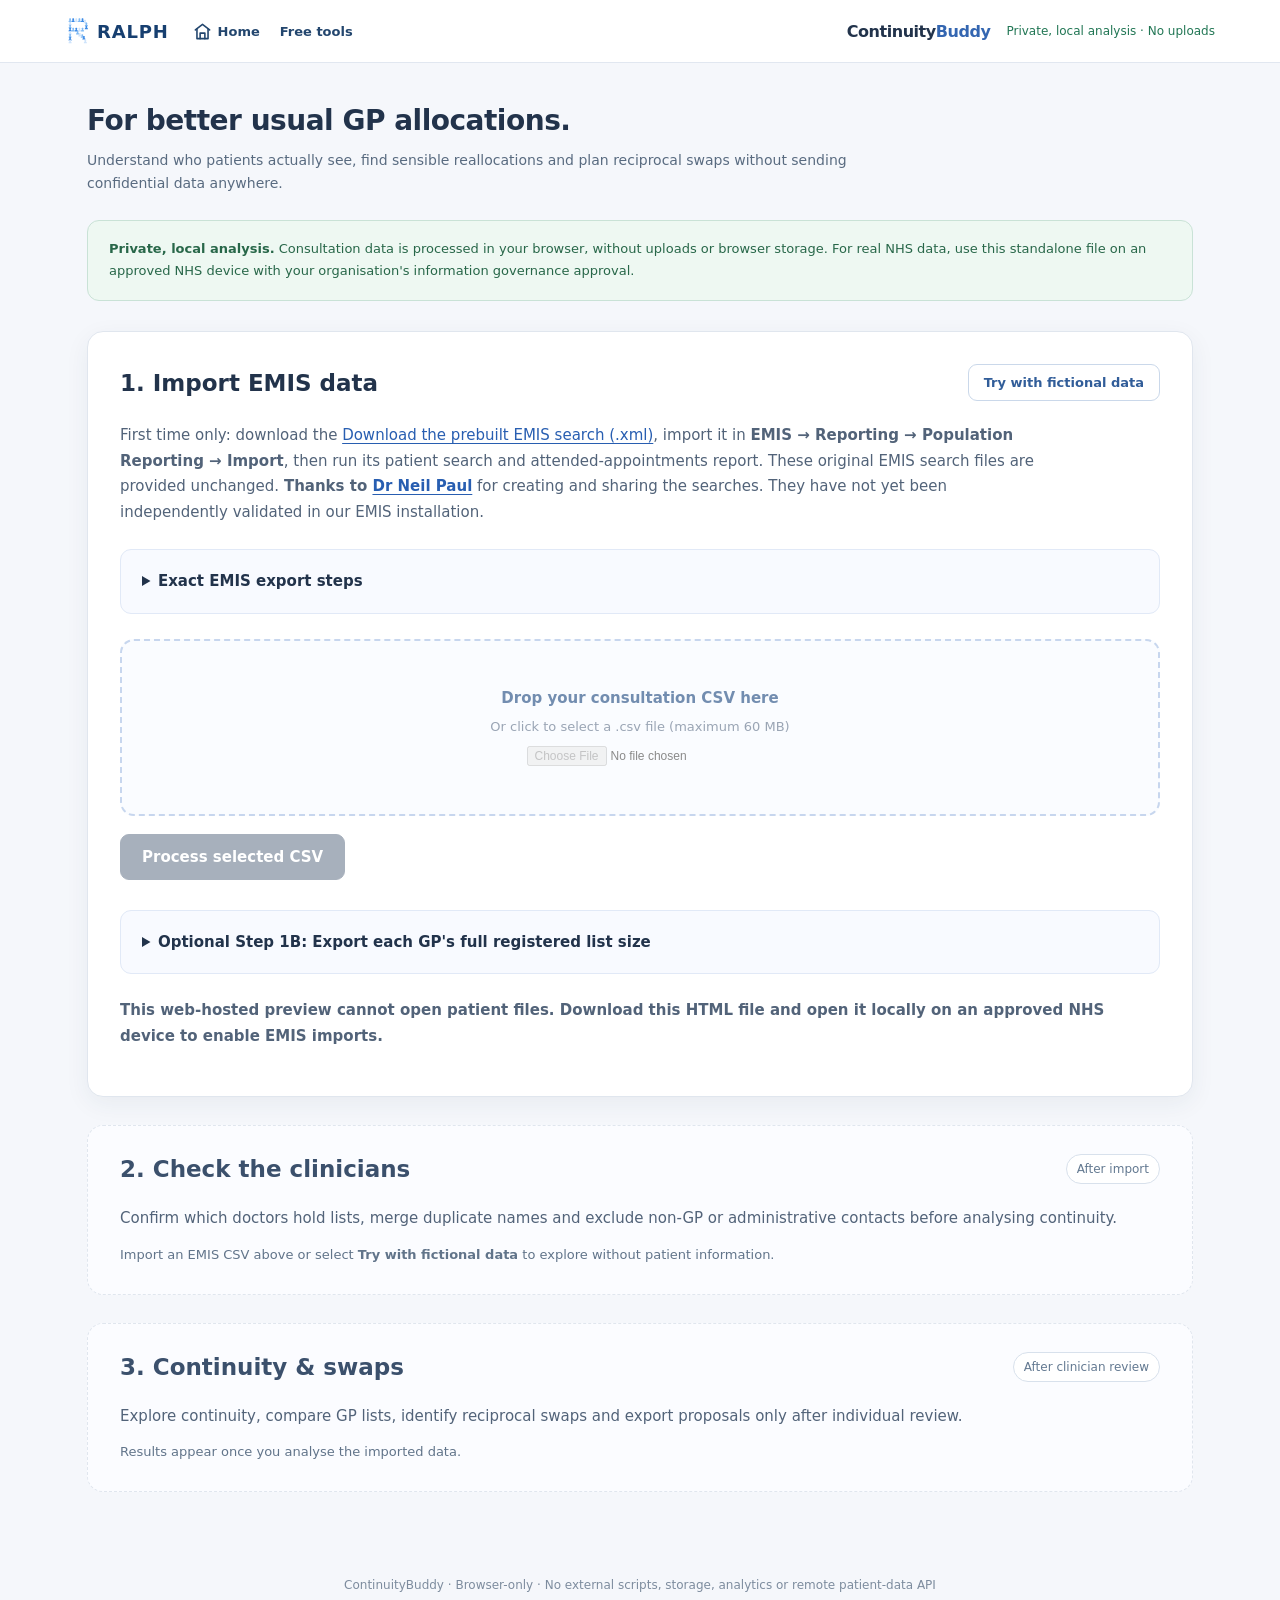
<file: ContinuityBuddy-Offline.html>
<!doctype html>
<html lang="en-GB"><head><meta charset="utf-8"><meta name="viewport" content="width=device-width, initial-scale=1">
<meta name="referrer" content="no-referrer">

<title>ContinuityBuddy - Usual GP continuity</title><meta http-equiv="Content-Security-Policy" content="default-src 'none'; script-src 'sha256-Pvhrq/inQ9yyTKRsxL0jbnfisQtfJGeb6pVOs9HbZOE='; style-src 'sha256-5hfW8u2Ool1w3xhDm+zZ2/pRo+D4UQpT6qKZRDWRclI='; img-src data:; connect-src 'none'; object-src 'none'; base-uri 'none'; form-action 'none'; frame-src 'none'; worker-src 'none'; manifest-src 'none'"><style>:root{font-family:Inter,ui-sans-serif,system-ui,-apple-system,Segoe UI,sans-serif;color:#22334b;background:#f5f7fb;font-size:15px}*{box-sizing:border-box}body{margin:0}header{display:flex;justify-content:space-between;align-items:center;padding:18px max(22px,calc((100vw - 1150px)/2));background:white;border-bottom:1px solid #e1e7f0;gap:10px}header strong{font-size:21px;letter-spacing:-.8px}header strong span{color:#3466b1}header small{font-size:12px;color:#217654}main{max-width:1150px;margin:auto;padding:24px 22px 64px}.hero{padding:16px 0 0}.hero h1{font-size:clamp(23px,2.2vw,28px);letter-spacing:-.5px;margin:0 0 10px;line-height:1.3}.hero p{color:#596b80;line-height:1.65;max-width:800px;font-size:14px;margin:0}.privacy{border:1px solid #c9e2d6;background:#eef8f2;color:#286749;padding:17px 21px;border-radius:12px;font-size:13px;line-height:1.75;margin:24px 0 30px}.privacy strong{font-weight:700}.privacy a{color:#1d5a8e;font-weight:650;text-underline-offset:3px}.panel{background:white;border:1px solid #e0e6ee;border-radius:16px;padding:32px;margin-top:28px;box-shadow:0 7px 25px #213a5210}.panelhead{display:flex;align-items:center;justify-content:space-between;gap:18px;flex-wrap:wrap;margin-bottom:22px}.panel h2{font-size:23px;margin:0}.panel h3{font-size:19px;margin:0 0 12px}.panel p,.panel li{line-height:1.7;color:#526379}.panel a{color:#285eb1;text-decoration:underline;text-underline-offset:3px}.panel details{background:#f8faff;border:1px solid #e1e9f7;padding:18px 21px;border-radius:11px;margin:24px 0}.panel summary{cursor:pointer;font-weight:650}.panel ol{padding-left:22px}.drop{display:grid;gap:12px;place-items:center;text-align:center;padding:48px 22px;border:2px dashed #adc4e7;border-radius:14px;background:#f8fbff;cursor:pointer;margin:25px 0 18px;color:#31588b}.drop span{font-size:13px;color:#6b7b92}.drop.drag{background:#e8f3ff;border-color:#3975c6}.drop input{max-width:280px;font-size:12px}.row{display:flex;gap:12px;align-items:end;flex-wrap:wrap}.controls{margin-top:28px}.row label,.mapping label,.panelhead label{display:grid;gap:6px;font-size:12px;font-weight:650;color:#51657a}.mapping{display:grid;grid-template-columns:repeat(auto-fit,minmax(220px,1fr));gap:14px;margin:18px 0}select,input[type=number],input[type=date]{font:inherit;max-width:100%;border:1px solid #cdd7e6;border-radius:8px;padding:9px;background:white;color:#243b59}input[type=number]{width:110px}button{border:1px solid #3667b0;background:#3667b0;color:white;border-radius:9px;padding:10px 15px;font:inherit;font-size:13px;font-weight:700;cursor:pointer;white-space:normal}button:hover{filter:brightness(.94)}button.outline{background:white;color:#315d99;border-color:#cad8ea}.tablewrap{overflow:auto;max-height:570px;border:1px solid #e3e8ef;border-radius:10px}table{border-collapse:collapse;width:100%;min-width:690px;font-size:13px}th{position:sticky;top:0;z-index:1;background:#f1f5fb;text-align:left;font-weight:700;color:#40566f;padding:12px;border-bottom:1px solid #d9e2ef;white-space:nowrap}td{padding:10px 12px;border-bottom:1px solid #eef1f6;vertical-align:middle}tbody tr:hover{background:#f7faff}td select{font-size:12px;max-width:230px}section[hidden],div[hidden]{display:none!important}.status{min-height:20px}.error{color:#b52d47;font-weight:700}.metrics{display:grid;grid-template-columns:repeat(4,minmax(0,1fr));gap:12px;margin:18px 0}.metrics>div{background:white;padding:18px;border:1px solid #e0e6ee;border-radius:12px;display:grid;gap:8px}.metrics strong{font-size:27px;color:#254a80}.metrics small{color:#65758b}footer{font-size:12px;color:#7d8c9e;text-align:center;padding:22px}@media(max-width:700px){main{padding:18px 12px 35px}.panel{padding:17px}.metrics{grid-template-columns:repeat(2,1fr)}header{padding:15px}.hero{padding-top:8px}}
.step-preview{background:#fbfcff;border-style:dashed;box-shadow:none}.step-preview h2{color:#3b506c}.step-pending{font-size:12px;color:#637991;padding:7px 10px;border-radius:30px;border:1px solid #d8e1ec;background:white;white-space:nowrap}.step-preview p{margin:14px 0 0}.step-preview .step-hint{color:#61748a;font-size:13px}

.review-action{display:flex;align-items:center;justify-content:space-between;gap:16px;flex-wrap:wrap;margin:16px 0;background:#f1f7ff;border:1px solid #c9ddf6;border-radius:12px;padding:15px 18px}.review-action p{margin:4px 0 0;font-size:13px}.review-action button,.import-action button{font-size:15px;padding:13px 21px}.import-action{margin:18px 0 30px}.check-confirm{display:flex!important;flex-direction:row!important;align-items:center!important;gap:10px!important;max-width:800px}.check-confirm input{width:18px;height:18px;flex-shrink:0}.review-action strong{color:#2b4b78}#clinicianPanel,#resultsPanel,#mapPanel{scroll-margin-top:18px}@media(max-width:650px){.review-action button,.import-action button{width:100%}.review-action{align-items:stretch}}

/* Duplicate clinician merge is intentionally secondary to the main clinician review. */
.duplicate-merge{margin:14px 0 16px;padding:12px 16px;border:1px solid #d5e0f0;border-radius:10px;background:#f8fbff}
.duplicate-merge summary{cursor:pointer;color:#24538d;font-weight:650}
.duplicate-merge p{font-size:13px;color:#526782}
.duplicate-merge>.row{display:flex;align-items:end;gap:12px;flex-wrap:wrap;margin:12px 0}
.duplicate-merge label{display:flex;flex-direction:column;gap:5px;font-size:13px;font-weight:600}
.duplicate-merge select{min-width:150px;max-width:100%}
.merge-item{display:flex;align-items:center;gap:12px;padding:6px 0;font-size:13px}
.merge-item button{padding:5px 9px}

/* Confirmation is directly associated with the only Analyse action. */
.review-confirmation{display:flex;align-items:center;flex-wrap:wrap;gap:14px;margin-top:14px}
.review-confirmation .check-confirm{margin:0!important;max-width:min(100%,690px);padding:7px 9px;border:1px solid transparent;border-radius:9px;cursor:pointer}
.review-confirmation .check-confirm span{line-height:1.4}
.review-confirmation #run{transition:background-color .15s,border-color .15s;min-height:42px}
.review-confirmation #run.awaiting-confirmation{background:#e3e7ed;border-color:#d5dbe4;color:#5b6879;cursor:pointer}
.review-confirmation #run.awaiting-confirmation:hover{filter:none;background:#d9dfe8}
.review-confirmation .check-confirm.missing-confirmation{border-color:#d94242;background:#fff0f0;color:#a42020}
.review-confirmation .check-confirm.missing-confirmation span{color:#a42020}
.review-confirmation .check-confirm.missing-confirmation input{accent-color:#c82d2d;outline:2px solid #d94242;outline-offset:2px}
.review-confirmation-error{color:#b42323;font-size:13px;font-weight:650;margin:6px 0 0 9px}
.review-confirmation-error[hidden]{display:none}
@media(max-width:650px){.review-confirmation{align-items:stretch;flex-direction:column}.review-confirmation #run{align-self:flex-start}}

/* Results table: compact two-line headings with stable numeric columns. */
.gp-breakdown-table{table-layout:fixed;min-width:1090px}
.gp-breakdown-table thead th{white-space:normal;line-height:1.25;vertical-align:bottom;overflow-wrap:normal;word-break:normal;padding:11px 9px}
.gp-breakdown-table th:nth-child(1){width:100px}
.gp-breakdown-table th:nth-child(2){width:122px}
.gp-breakdown-table th:nth-child(3){width:120px}
.gp-breakdown-table th:nth-child(4){width:73px}
.gp-breakdown-table th:nth-child(5){width:81px}
.gp-breakdown-table th:nth-child(6){width:81px}
.gp-breakdown-table th:nth-child(7){width:74px}
.gp-breakdown-table th:nth-child(8){width:142px}
.gp-breakdown-table th:nth-child(9){width:147px}
.gp-breakdown-table th:nth-child(10){width:150px}
.gp-breakdown-table tbody td{padding:10px 9px}
.gp-breakdown-table tbody td:first-child{white-space:nowrap}
.gp-breakdown-table tbody input[type=number]{width:100%;min-width:0}

/* Site navigation shared with Project RALPH, compact enough for the analyser. */
header.app-header{padding:0 22px}
.app-header-inner{width:100%;max-width:1150px;margin:0 auto;min-height:62px;display:flex;justify-content:space-between;align-items:center;gap:18px}
.app-nav{display:flex;align-items:center;flex-wrap:wrap;gap:16px}
.app-nav a{text-decoration:none;color:#23466e;font-size:13px;font-weight:650;display:inline-flex;align-items:center;justify-content:center;gap:6px;border-radius:7px;padding:6px 2px}
.app-nav a:hover,.app-nav a:focus-visible{color:#215ea8;background:#ecf3fc}
.app-nav .ralph-brand{gap:7px;font-size:18px;letter-spacing:.045em;font-weight:750;margin-right:4px;color:#173f70}
.app-nav .ralph-brand svg{display:block;flex:none;width:23px;height:28px}
.app-nav .home-link svg{display:block;flex:none}
.app-header-end{display:flex;align-items:center;gap:16px}
.app-header-end .app-name{font-size:16px;letter-spacing:-.45px;white-space:nowrap}
.app-header-end .app-name span{color:#3466b1}
.app-header-end small{white-space:nowrap}
@media(max-width:780px){
 .app-header-inner{min-height:56px;flex-wrap:wrap;gap:0 12px;padding:7px 0}
 .app-nav{gap:12px}
 .app-header-end small{display:none}
}
@media(max-width:510px){
 header.app-header{padding:0 14px}
 .app-header-inner{gap:6px}
 .app-nav{width:100%;justify-content:space-between;gap:8px}
 .app-header-end{margin-top:3px}
 .app-header-end .app-name{font-size:14px}
 .app-nav .ralph-brand{font-size:16px}
}

/* Vertical rhythm for the sequential EMIS workflow. */
#importPanel{margin-top:0}
#importPanel .import-intro{margin:0 0 24px;max-width:920px}
#importPanel details summary{padding:2px 0;line-height:1.5}
#importPanel details[open] summary{margin-bottom:17px}
#importPanel details p{margin:12px 0}
#importPanel details ol{margin:8px 0 12px}
#importPanel details li+li{margin-top:9px}
#importPanel #listBalanceImport{margin-top:26px}
#importPanel #listBalanceImport label{display:grid;gap:9px;margin:18px 0;font-size:13px;font-weight:650;color:#425b75}
#importPanel #listBalanceImport input[type=file]{font-weight:400;max-width:100%}
#importPanel #listStatus:empty{display:none}
#importPanel #message:empty{display:none}
#clinicianPanel>.tablewrap{margin:22px 0}
#clinicianPanel>.panelhead+p{margin-bottom:20px}
#resultsPanel>.panelhead{margin:28px 0 24px}
#resultsPanel>.panel{margin-top:30px}
#resultsPanel>.panel>.tablewrap{margin-top:21px}
#resultsPanel>.panel>p{margin-bottom:18px}
.review-confirmation{margin-top:22px}
.step-preview{padding-top:28px;padding-bottom:28px}
.step-preview .step-hint{margin-top:12px}
@media(max-width:700px){
 main{padding:22px 14px 42px}
 .panel{padding:23px 19px;margin-top:22px}
 .privacy{padding:16px 17px;margin:20px 0 24px}
 .panelhead{margin-bottom:18px}
 .drop{padding:34px 15px}
 #importPanel .import-intro{margin-bottom:20px}
 #importPanel details{padding:17px}
}

/* Prevent misleading file affordances when the offline file is viewed over HTTP(S). */
.drop.locked{opacity:.68;cursor:not-allowed;pointer-events:none}
.import-action button:disabled{background:#a7b0bc;border-color:#a7b0bc;cursor:not-allowed}

.check-confirm{display:flex;align-items:center;gap:9px;margin:12px 0;font-weight:500;color:#42546b}.check-confirm input{width:17px;height:17px;flex:none}</style></head>
<body><header class="app-header"><div class="app-header-inner"><nav class="app-nav" aria-label="Site navigation"><a class="ralph-brand" href="https://projectralph.co.uk/" aria-label="RALPH homepage"><svg xmlns="http://www.w3.org/2000/svg" xmlns:xlink="http://www.w3.org/1999/xlink" width="23" height="28" viewBox="0 0 430 530" aria-hidden="true">


<defs>
  <linearGradient id="wordmarkBlue" x1="0" y1="0" x2="0" y2="1">
    <stop offset="0" stop-color="#005fca"/>
    <stop offset="1" stop-color="#004dad"/>
  </linearGradient>
  <path id="person" d="M28 0 C18.5 0 11 7.2 11 17 C11 23.4 14.2 29.2 19.3 32.4 C9.1 36.4 2.4 42.4 0.3 51.3 C-1.7 58.4 2.4 61.5 8.6 61.5 H47.4 C53.6 61.5 57.7 58.4 55.7 51.3 C53.6 42.4 46.9 36.4 36.7 32.4 C41.8 29.2 45 23.4 45 17 C45 7.2 37.5 0 28 0 Z"/>
</defs>
<g id="people-letter-r" transform="translate(15 15) scale(1.083)">
<use href="#person" x="10" y="10" fill="#82bbf4"/>
<use href="#person" x="64" y="10" fill="#3b8ae6"/>
<use href="#person" x="118" y="10" fill="#cfe4fb"/>
<use href="#person" x="173" y="10" fill="#82bbf4"/>
<use href="#person" x="227" y="10" fill="#3b8ae6"/>
<use href="#person" x="271" y="36" fill="#cfe4fb"/>
<use href="#person" x="294" y="84" fill="#82bbf4"/>
<use href="#person" x="294" y="139" fill="#3b8ae6"/>
<use href="#person" x="10" y="69" fill="#cfe4fb"/>
<use href="#person" x="10" y="123" fill="#82bbf4"/>
<use href="#person" x="10" y="176" fill="#3b8ae6"/>
<use href="#person" x="10" y="230" fill="#cfe4fb"/>
<use href="#person" x="10" y="284" fill="#82bbf4"/>
<use href="#person" x="10" y="337" fill="#3b8ae6"/>
<use href="#person" x="10" y="383" fill="#cfe4fb"/>
<use href="#person" x="64" y="176" fill="#82bbf4"/>
<use href="#person" x="118" y="176" fill="#3b8ae6"/>
<use href="#person" x="173" y="176" fill="#cfe4fb"/>
<use href="#person" x="227" y="176" fill="#82bbf4"/>
<use href="#person" x="141" y="230" fill="#82bbf4"/>
<use href="#person" x="180" y="266" fill="#cfe4fb"/>
<use href="#person" x="223" y="289" fill="#82bbf4"/>
<use href="#person" x="251" y="319" fill="#3b8ae6"/>
<use href="#person" x="276" y="383" fill="#cfe4fb"/>
</g>
</svg>
<span>RALPH</span></a><a class="home-link" href="https://projectralph.co.uk/" aria-label="Home" title="RALPH home"><svg xmlns="http://www.w3.org/2000/svg" aria-hidden="true" viewBox="0 0 24 24" width="19" height="19" fill="none" stroke="currentColor" stroke-width="2" stroke-linecap="round" stroke-linejoin="round"><path d="m3 10 9-7 9 7"/><path d="M5 9v12h14V9"/><path d="M9 21v-7h6v7"/></svg><span>Home</span></a><a class="free-tools-link" href="https://projectralph.co.uk/freetools/">Free tools</a></nav><div class="app-header-end"><strong class="app-name">Continuity<span>Buddy</span></strong><small>Private, local analysis · No uploads</small></div></div></header>
<main>
<section class="hero"><h1>For better usual GP allocations.</h1><p>Understand who patients actually see, find sensible reallocations and plan reciprocal swaps without sending confidential data anywhere.</p></section>
<aside class="privacy" aria-label="Patient data and privacy"><strong>Private, local analysis.</strong> Consultation data is processed in your browser, without uploads or browser storage. For real NHS data, use this standalone file on an approved NHS device with your organisation's information governance approval.</aside>
<section class="panel" id="importPanel"><div class="panelhead"><h2>1. Import EMIS data</h2><button type="button" id="demo" class="outline">Try with fictional data</button></div>
<p class="import-intro">First time only: download the <a href="./downloads/Usual_GP_Continuity_Search.xml" download="Usual_GP_Continuity_Search.xml">Download the prebuilt EMIS search (.xml)</a>, import it in <b>EMIS → Reporting → Population Reporting → Import</b>, then run its patient search and attended-appointments report. These original EMIS search files are provided unchanged. <b>Thanks to <a  target="_blank" rel="noopener noreferrer">Dr Neil Paul</a></b> for creating and sharing the searches. They have not yet been independently validated in our EMIS installation.</p>
<details><summary>Exact EMIS export steps</summary><ol><li>Import the downloaded XML into a practice reporting folder (you need suitable EMIS permissions).</li><li>Run “Usual GP Continuity 1 - Patients seen in last 12 months”.</li><li>Run “Usual GP Continuity 2 - Consultation export”.</li><li>Right-click the second report, then View Results → Export → CSV.</li><li>Tick <b>Replicate patient details for each item</b> and <b>Replicate Usual GP details</b>. Leave “override hidden patients” unticked unless explicitly authorised.</li><li>Choose the CSV below. Do not share identifiable exports in chat or email.</li></ol><p>Steps adapted from <a  target="_blank" rel="noopener noreferrer">Dr Neil Paul's EMIS guide</a>. EMIS XML import is documented by <a  target="_blank" rel="noopener noreferrer">CDRC</a>. Your practice's permissions/IT policy determine whether imports are allowed on your NHS PC.</p></details>
<label class="drop" id="drop"><strong>Drop your consultation CSV here</strong><span>Or click to select a .csv file (maximum 60 MB)</span><input id="file" type="file" accept=".csv,text/csv"></label><div class="import-action"><button type="button" id="prepareCsv">Process selected CSV</button></div>
<details id="listBalanceImport"><summary>Optional Step 1B: Export each GP's full registered list size</summary><p><strong>The consultation export above cannot provide full list sizes.</strong> To compare list allocations per clinical session, import the separate <a href="./downloads/Usual_GP_List_Sizes_Search.xml" download="Usual_GP_List_Sizes_Search.xml">EMIS registered-patient list search (.xml)</a>, run it in Population Reporting, export its results to CSV and select that CSV here. The CSV needs only Patient ID and Usual GP. This is optional: continuity analysis and swaps work without it.</p><label>Registered-patient list CSV <input id="listFile" type="file" accept=".csv,text/csv"></label><p>Weekly clinical sessions are entered manually in Step 3; they are not included in either EMIS search.</p><p id="listStatus" class="status" role="status" aria-live="polite"></p></details><div id="mapPanel" hidden><h3>Match columns</h3><p>Best guesses are prefilled. Check the required four columns, especially when the EMIS report uses unfamiliar labels.</p><div id="mappings" class="mapping"></div><label class="check-confirm"><input id="importConfirmed" type="checkbox"> I confirm this is the approved EMIS attended-appointment export, with no additional clinical or demographic columns.</label><div class="row import-action"><label>Analysis date <input id="referenceDate" type="date" value="2026-11-06"></label><button type="button" id="process">Analyse CSV and check clinicians <span aria-hidden="true">→</span></button></div></div>
<p id="message" class="status" role="status" aria-live="polite"></p>
</section>
<section class="panel step-preview" id="clinicianOverview"><div class="panelhead"><h2>2. Check the clinicians</h2><span class="step-pending">After import</span></div><p>Confirm which doctors hold lists, merge duplicate names and exclude non-GP or administrative contacts before analysing continuity.</p><p class="step-hint">Import an EMIS CSV above or select <strong>Try with fictional data</strong> to explore without patient information.</p></section>
<section class="panel" id="clinicianPanel" hidden><div class="panelhead"><h2>2. Check the clinicians</h2><button id="backImport" class="outline">Back to import</button></div><p>Check which clinicians hold patient lists. For registrars and locums, choose “Sees patients, no list”. For admin and booking accounts, choose “Ignore”. Mark doctors who have left as “Left the practice”. Duty and triage contacts may distort continuity.</p><details id="mergeDuplicates" class="duplicate-merge"><summary>Merge duplicate clinicians</summary><p>Only use this when two names in the export belong to the same doctor, e.g. Dr Smith and Dr J Smith. The names will be counted as one clinician.</p><div class="row"><label>Duplicate name <select id="mergeFrom"></select></label><label>Same doctor as <select id="mergeInto"></select></label><button type="button" id="addMerge" class="outline">Merge names</button></div><div id="activeMerges" aria-live="polite"></div></details><div class="tablewrap"><table><thead><tr><th>Clinician</th><th>Consultations</th><th>Status</th></tr></thead><tbody id="clinicians"></tbody></table></div>
<div class="row controls"><label>Minimum consultations <input id="minVisits" type="number" min="1" max="30" value="4"></label><label>High confidence (%) <input id="high" type="number" min="50" max="100" value="65"></label><label>Medium confidence (%) <input id="medium" type="number" min="30" max="99" value="50"></label></div><div class="review-confirmation"><label class="check-confirm" id="reviewConfirmationLabel"><input id="reviewConfirmed" type="checkbox"> <span>I have reviewed the clinicians, including non-list holders and those who have left.</span></label><button type="button" id="run" class="awaiting-confirmation" aria-disabled="true">Analyse continuity</button></div><div id="reviewConfirmationError" class="review-confirmation-error" role="status" aria-live="polite" hidden>Please confirm you have reviewed the clinicians.</div></section>
<section class="panel step-preview" id="resultsOverview"><div class="panelhead"><h2>3. Continuity &amp; swaps</h2><span class="step-pending">After clinician review</span></div><p>Explore continuity, compare GP lists, identify reciprocal swaps and export proposals only after individual review.</p><p class="step-hint">Results appear once you analyse the imported data.</p></section>
<section id="resultsPanel" hidden><div class="panelhead"><h2>3. Continuity & swaps</h2><div class="row"><button id="editClinicians" class="outline">Edit clinicians</button><button id="reset" class="outline">Clear all data</button></div></div><div class="metrics"><div><small>Frequent attenders</small><strong id="mPatients">-</strong></div><div><small>Usual GP accuracy</small><strong id="mAccuracy">-</strong></div><div><small>Mean UPC (most-seen)</small><strong id="mUpc">-</strong></div><div><small>SLICC (recorded usual GP)</small><strong id="mSlicc">-</strong></div></div>
<div class="panel"><div class="panelhead"><h3>Who should I exchange patients with?</h3><label>My GP list <select id="selectedGp"></select></label></div><p>Ranked by reciprocal, evidence-based candidates. Confirm clinical suitability and patient preferences before any reallocation. A reciprocal pair keeps nominal list counts unchanged.</p><div class="tablewrap"><table><thead><tr><th>Other GP</th><th>Patients leaving your list</th><th>Patients coming to your list</th><th>Potential 1:1 pairs</th></tr></thead><tbody id="partners"></tbody></table></div></div>
<div class="panel"><div class="panelhead"><h3>Reciprocal swaps</h3><button id="download" class="outline">Export reviewed proposal CSV</button></div><p id="swapCount"></p><div class="tablewrap"><table><thead><tr><th>Pair</th><th>Patient identifier</th><th>Current usual GP</th><th>Proposed GP</th><th>Visits with proposed / total</th><th>Review decision</th></tr></thead><tbody id="swaps"></tbody></table></div></div>
<div class="panel"><h3>GP continuity breakdown</h3><p>Patients seen in export counts only patients represented in the consultation CSV. List size per weekly session = full registered list size ÷ weekly clinical sessions.</p><p id="listBalanceNote" class="status" role="status"></p><div class="tablewrap"><table class="gp-breakdown-table"><thead><tr><th>GP</th><th>Patients seen<br>in export</th><th>Frequent<br>attenders</th><th>Aligned</th><th>Outgoing</th><th>Incoming</th><th>SLICC</th><th>Patients on<br>GP's list</th><th>Clinical sessions<br>per week</th><th>List size per<br>weekly session</th></tr></thead><tbody id="gpRows"></tbody></table></div></div>
<div class="panel"><h3>Individual reallocation suggestions</h3><p>High confidence means the most-seen eligible GP accounts for at least the configured percentage of retained contacts. It does not prove clinical suitability.</p><div class="tablewrap"><table><thead><tr><th>Patient identifier</th><th>Current GP</th><th>Most-seen GP</th><th>Visits</th><th>Share</th><th>Confidence</th></tr></thead><tbody id="proposals"></tbody></table></div></div>
<div class="panel"><h3>Data quality and limitations</h3><div id="quality"></div><p>The step 1 tool (EMIS export) is based on published RCGP/One Care and Dr Neil Paul's analyser workflows with many thanks. This broader tool and Steps 2 &amp; 3 were developed by Dr Miriam Carone as part of a bigger project to help organise GP surgeries - find out more at <a href="https://projectralph.co.uk/" target="_blank" rel="noopener noreferrer">projectralph.co.uk</a>.</p></div>
</section></main><footer>ContinuityBuddy · Browser-only · No external scripts, storage, analytics or remote patient-data API</footer><script>// Pure, dependency-free, browser-safe ContinuityBuddy analysis engine.
// No network, storage, DOM or logging. All identifiers are confidential.
function parseCsv(source,{allowPreamble=false}={}) {
 if(typeof source!=='string'||!source.trim())throw Error('The file is empty.');
 if(source.length>60_000_000)throw Error('CSV exceeds the 60 MB safety limit.');
 source=source.replace(/^\uFEFF/,'');
 // Detect delimiters outside quoted fields, including EMIS tab-separated exports.
 const candidates=[',',';','\t'], scores=new Map(candidates.map(x=>[x,0]));
 // Only infer a delimiter from a prospective table header, not the report title.
 // Count separators across the first 40 physical lines, ignoring quoted strings.
 let candidateLines=0, quotedHeader=false,lineCounts={',':0,';':0,'\t':0};
 for(let i=0;i<source.length&&candidateLines<40;i++){
  const c=source[i];
  if(c==='"'){if(quotedHeader&&source[i+1]==='"')i++;else quotedHeader=!quotedHeader;}
  else if(!quotedHeader&&(c==='\r'||c==='\n')){
    for(const sep of candidates)if(lineCounts[sep]>=1)scores.set(sep,scores.get(sep)+lineCounts[sep]);
    lineCounts={',':0,';':0,'\t':0};candidateLines++;if(c==='\r'&&source[i+1]==='\n')i++;
  }else if(!quotedHeader&&c in lineCounts)lineCounts[c]++;
 }
 for(const sep of candidates)if(lineCounts[sep]>=1)scores.set(sep,scores.get(sep)+lineCounts[sep]);
 const sep=candidates.sort((a,b)=>scores.get(b)-scores.get(a))[0];
 const out=[];let row=[],field='',quoted=false,after=false,line=1,start=1;
 function finish(){row.push(field);if(row.some(v=>v.trim()))out.push({row,line:start});row=[];field='';after=false;start=line+1;if(out.length>500000)throw Error('Too many rows: maximum 500,000.');}
 for(let i=0;i<source.length;i++){const c=source[i];
  if(quoted){if(c==='"'&&source[i+1]==='"'){field+='"';i++;}else if(c==='"'){quoted=false;after=true;}else{field+=c;if(c==='\n')line++;}}
  else if(after){if(c===sep){row.push(field);field='';after=false;}else if(c==='\r'||c==='\n'){finish();if(c==='\r'&&source[i+1]==='\n')i++;line++;}else if(c!==' '&&c!=='\t')throw Error('Invalid CSV quoting near line '+line+'.');}
  else if(c==='"'){if(field.trim())throw Error('Invalid CSV quoting near line '+line+'.');field='';quoted=true;}
  else if(c===sep){row.push(field);field='';}
  else if(c==='\r'||c==='\n'){finish();if(c==='\r'&&source[i+1]==='\n')i++;line++;}
  else field+=c;
 }
 if(quoted)throw Error('Unclosed CSV quote beginning near line '+start+'.');
 row.push(field);if(row.some(v=>v.trim()))out.push({row,line:start});
 if(!out.length)throw Error('The file contains no rows.');
 const width=out[0].row.length;if(width>150)throw Error('CSV contains more than 150 columns.');
 const bad=allowPreamble?null:out.find(x=>x.row.length!==width);
 if(bad)throw Error('CSV row '+bad.line+' has '+bad.row.length+' columns; the header has '+width+'. Check the export delimiter, quoted fields and unexpected separators. Nothing has been analysed.');
 if(allowPreamble&&out.some(x=>x.row.length>150))throw Error('CSV contains more than 150 columns.');
 return out.map(x=>x.row);
}const norm=s=>String(s??'').trim().toLowerCase().replace(/[^a-z0-9]+/g,' ');
function guessColumns(headers){
 const rules={
  patient:[/^(emis )?(patient )?(number|id)$/, /nhs number/,/patient identifier/,/patient id/,/patient number/],
  date:[/consultation.*date/,/appointment.*date/,/appt.*date/,/^date$/, /event date/],
  clinician:[/consultation.*(user|clinician|doctor|gp)/,/appointment.*(clinician|user|doctor|gp)/,/consulting (clinician|gp|doctor)/,/seen by/,/staff member.*full name/,/clinician/],
  usual:[/usual gp/,/registered gp/,/named gp/,/allocated gp/,/usual doctor/],
  type:[/consultation type/,/appointment type/,/slot type/,/event type/],
  status:[/appointment status/,/attendance status/]
 };
 const used=new Set();const result={};for(const [name,patterns] of Object.entries(rules)){
  const options=headers.map((h,i)=>({i,h:norm(h)})).filter(x=>!used.has(x.i));
  const match=patterns.map(p=>options.find(x=>p.test(x.h))).find(Boolean);
  result[name]=match?.i??-1;if(match)used.add(match.i);
 }return result;
}
function parseDate(value){
 const s=String(value??'').trim();if(!s)return null;
 if(/^\d{4}-\d{2}-\d{2}/.test(s)){const d=new Date(s.slice(0,10)+'T12:00:00Z');return Number.isNaN(d.getTime())||d.toISOString().slice(0,10)!==s.slice(0,10)?null:s.slice(0,10);}
 const m=s.match(/^(\d{1,2})\/(\d{1,2})\/(\d{4})/);if(m){const iso=m[3]+'-'+m[2].padStart(2,'0')+'-'+m[1].padStart(2,'0');return parseDate(iso);}
 if(/^\d{5}(\.\d+)?$/.test(s)){const d=new Date((Number(s)-25569)*86400000);return Number.isNaN(d.getTime())?null:d.toISOString().slice(0,10);}
 return null;
}
function cell(r,index){return index>=0?String(r[index]??'').trim():'';}
function normaliseConsultations(rows,map,{referenceDate='2026-11-06',months=12}={}){
 if(!Array.isArray(rows)||rows.length<2)throw Error('A header and consultation rows are required.');
 for(const k of ['patient','date','clinician','usual']) if(!Number.isInteger(map[k])||map[k]<0||map[k]>=rows[0].length)throw Error('Please select all four required columns.');
 if(new Set(['patient','date','clinician','usual'].map(k=>map[k])).size<4)throw Error('Required columns must be different.');
 const ref=parseDate(referenceDate);if(!ref)throw Error('Invalid analysis date.');
 const cutoff=new Date(ref+'T12:00:00Z');cutoff.setUTCMonth(cutoff.getUTCMonth()-months);
 const min=cutoff.toISOString().slice(0,10);
 let skippedDate=0,skippedOld=0,skippedFuture=0,missingId=0,missingClinician=0,missingUsual=0,excludedStatus=0,duplicates=0;
 const events=[],unique=new Set();
 for(const r of rows.slice(1)){
  const id=cell(r,map.patient),usual=cell(r,map.usual),clinician=cell(r,map.clinician),date=parseDate(cell(r,map.date));
  if(!id){missingId++;continue;}if(!date){skippedDate++;continue;}if(date<min){skippedOld++;continue;}if(date>ref){skippedFuture++;continue;}
  if(!clinician){missingClinician++;continue;}if(!usual)missingUsual++;
  const status=cell(r,map.status);
  if(/^(cancelled|canceled|did not attend|dna|not attended|booked|pending)$/i.test(status)){excludedStatus++;continue;}
  const type=cell(r,map.type);
  const key=JSON.stringify([id,clinician,date,type,status]);
  if(unique.has(key))duplicates++;else unique.add(key);
  events.push({id,usual,clinician,date,type,status});
 }
 if(missingId)throw Error(missingId+' rows have no patient identifier. Re-export from EMIS with BOTH replicate patient and usual GP options enabled.');
 if(!events.length)throw Error('No usable consultations within the selected period.');
 return {events,quality:{skippedDate,skippedOld,skippedFuture,missingId,missingClinician,missingUsual,excludedStatus,duplicates,totalRows:rows.length-1},window:{start:min,end:ref}};
}
function clinicianCounts(events){
 const counts=new Map();for(const e of events){for(const k of [e.clinician,e.usual])if(k&&!counts.has(k))counts.set(k,{name:k,consultations:0,usualRows:0});if(e.clinician)counts.get(e.clinician).consultations++;if(e.usual)counts.get(e.usual).usualRows++;}
 return [...counts.values()].sort((a,b)=>b.consultations-a.consultations||a.name.localeCompare(b.name));
}
function analyse(events,opts={}){
 const minVisits=Math.max(1,Number(opts.minVisits)||4),high=Math.min(1,Math.max(0,Number(opts.high??0.65))),medium=Math.min(high,Math.max(0,Number(opts.medium??0.5)));
 const statuses=opts.statuses||{},aliases=opts.aliases||{},sessions=opts.sessions||{},listSizes=opts.listSizes||{};
 const statusOf=n=>statuses[n]||'eligible';const canonical=n=>aliases[n]||n;
 const groups=new Map();let excluded=0;
 for(const e of events){
  const doc=canonical(e.clinician),usual=canonical(e.usual);
  if(statusOf(e.clinician)==='exclude'||statusOf(doc)==='exclude'){excluded++;continue;}
  if(!groups.has(e.id))groups.set(e.id,{id:e.id,visits:[],usualValues:new Map()});
  const g=groups.get(e.id);g.visits.push({...e,clinician:doc,usual});
  if(usual)g.usualValues.set(usual,(g.usualValues.get(usual)||0)+1);
 }
 const patients=[],byGp=new Map(),proposals=[],fragmented=[];
 let totalVisits=0,ownVisits=0,upcSum=0,clearAligned=0,clearMismatch=0;
 for(const g of groups.values()){
  const visits=g.visits.sort((a,b)=>a.date.localeCompare(b.date));
  const counts=new Map();for(const v of visits)counts.set(v.clinician,(counts.get(v.clinician)||0)+1);
  const n=visits.length;if(!n)continue;
  const ranked=[...counts.entries()].sort((a,b)=>b[1]-a[1]||a[0].localeCompare(b[0]));
  const top=ranked[0][1],tops=ranked.filter(v=>v[1]===top).map(v=>v[0]);
  const usual=[...g.usualValues.entries()].sort((a,b)=>b[1]-a[1]||b[0].localeCompare(a[0]))[0]?.[0]||'';
  const matched=counts.get(usual)||0;
  totalVisits+=n;ownVisits+=matched;
  if(usual&&!byGp.has(usual))byGp.set(usual,{gp:usual,patients:0,frequent:0,visits:0,ownVisits:0,aligned:0,outgoing:0,incoming:0});
  if(usual){const s=byGp.get(usual);s.patients++;s.visits+=n;s.ownVisits+=matched;}
  if(n<minVisits)continue;
  upcSum+=top/n;
  const topEligible=tops.filter(t=>statusOf(t)==='eligible');
  const ownIsTop=tops.includes(usual);
  const departed=statusOf(usual)==='departed';
  const clear=top/n>=medium&&tops.length===1&&topEligible.length===1;
  let category='fragmented',to='',confidence='';
  if(!usual){category='missing-usual';}
  else if(g.usualValues.size>1){category='conflicting-usual';}
  else if(ownIsTop&&tops.length===1&&!departed){category='aligned';clearAligned++;}
  else if(clear){to=topEligible[0];category=departed?'departed':'reallocate';confidence=top/n>=high?'high':'medium';clearMismatch++;}
  else if(departed){category='departed-review';}
  const p={id:g.id,from:usual,to,n,top,topShare:top/n,ownCount:matched,counts:Object.fromEntries(ranked),category,confidence,dayCount:new Set(visits.map(v=>v.date)).size};
  patients.push(p);
  if(usual){byGp.get(usual).frequent++;if(category==='aligned')byGp.get(usual).aligned++;if(to&&to!==usual)byGp.get(usual).outgoing++;}
  if(to&&to!==usual){proposals.push(p);if(!byGp.has(to))byGp.set(to,{gp:to,patients:0,frequent:0,visits:0,ownVisits:0,aligned:0,outgoing:0,incoming:0});byGp.get(to).incoming++;}
  else if(category!=='aligned')fragmented.push(p);
 }
 proposals.sort((a,b)=>(b.topShare-a.topShare)||(b.n-a.n)||(a.id.localeCompare(b.id)));
 const pairMap=new Map();
 for(const p of proposals){const key=[p.from,p.to].sort().join('\u0000');if(!pairMap.has(key))pairMap.set(key,{key,gps:[p.from,p.to].sort(),forward:[],backward:[]});const pair=pairMap.get(key);(p.from===pair.gps[0]?pair.forward:pair.backward).push(p);}
 const pairs=[];for(const group of pairMap.values())if(group.forward.length&&group.backward.length){
  const count=Math.min(group.forward.length,group.backward.length);
  for(let i=0;i<count;i++)pairs.push({a:group.forward[i],b:group.backward[i],gps:group.gps});
 }
 const gpRows=[...byGp.values()].map(g=>({...g,slicc:g.visits?g.ownVisits/g.visits:null,registered:listSizes[g.gp]??null,sessions:sessions[g.gp]??null,perSession:(listSizes[g.gp]!=null&&sessions[g.gp]>0)?listSizes[g.gp]/sessions[g.gp]:null})).sort((a,b)=>a.gp.localeCompare(b.gp));
 const eligible=patients.length;
 return {patients,proposals,fragmented,pairs,gpRows,excluded,metrics:{patients:groups.size,frequent:eligible,consultations:totalVisits,meanUPC:eligible?upcSum/eligible:null,usualAccuracy:clearAligned+clearMismatch?clearAligned/(clearAligned+clearMismatch):null,slicc:totalVisits?ownVisits/totalVisits:null,clearAligned,clearMismatch}};
}
function safeCsv(value){const s=String(value??'');const protectedValue=/^[\s\x00-\x1f]*[=+@\-\t\r]/.test(s)?"'"+s:s;return '"'+protectedValue.replace(/"/g,'""')+'"';}
function proposalCsv(proposals,decisions={}){
 const rows=[['Patient ID','Current usual GP','Proposed usual GP','Consultations','Seen proposed GP','Seen usual GP','Share','Confidence','Review decision']];
 for(const p of proposals)rows.push([p.id,p.from,p.to,p.n,p.top,p.ownCount,(100*p.topShare).toFixed(1)+'%',p.confidence,decisions[p.id]||'For review']);
 return rows.map(r=>r.map(safeCsv).join(',')).join('\r\n');
}
function validWeeklySessions(value){
 return Number.isFinite(value) && value>=0.5 && value<=99.5 && Number.isInteger(value*2);
}

function syntheticDemoListBalance(){
 // Illustrative whole-practice counts: distinct from the 240 demo patients seen in consultation history.
 return {
  listSizes:{'Dr Ash':1200,'Dr Birch':1450,'Dr Cedar':1100,'Dr Dale':1350},
  sessions:{'Dr Ash':6,'Dr Birch':6,'Dr Cedar':5,'Dr Dale':6.5}
 };
}
function syntheticDemo(){
 // Deterministic, fictional cohort: 240 patients, four list-holding GPs,
 // with aligned consultations, reciprocal swap candidates and mixed attendance.
 const events=[];
 const doctors=['Dr Ash','Dr Birch','Dr Cedar','Dr Dale'];
 const put=(id,usual,doc,n,offset=0)=>{
  for(let i=0;i<n;i++)events.push({
   id,usual,clinician:doc,
   date:'2026-'+String(1+(i+offset)%10).padStart(2,'0')+'-'+String(1+(i*3+offset)%27).padStart(2,'0'),
   type:'GP',status:'Attended'
  });
 };
 for(let j=0;j<240;j++){
  const id='DEMO-'+String(j+1).padStart(3,'0');
  const ownerIndex=Math.floor(j/60),usual=doctors[ownerIndex],next=doctors[(ownerIndex+1)%4];
  const prior=doctors[(ownerIndex+3)%4],pattern=j%6;
  if(pattern===0||pattern===1){
   put(id,usual,usual,5+(j%3),j);
   put(id,usual,next,1,j+2);
  }else if(pattern===2||pattern===3){
   // Include both directions, so neighbouring GP lists have reciprocal candidates.
   const target=pattern===2?next:prior;
   put(id,usual,target,6+(j%3),j);
   put(id,usual,usual,1+(j%2),j+3);
  }else if(pattern===4){
   put(id,usual,usual,4,j);
   put(id,usual,prior,3,j+4);
  }else{
   put(id,usual,next,4,j);
   put(id,usual,prior,3,j+2);
   put(id,usual,usual,1,j+5);
  }
 }
 return events;
}


// Only the minimum reporting fields necessary for continuity analysis are accepted.
// Fail closed on unexpected columns, including accidental clinical or demographic data.
const normalise = value => String(value ?? '').trim().toLowerCase().replace(/[’‘]/g,"'").replace(/[_.-]+/g,' ').replace(/\s+/g,' ');
const headings = {
 patient: ['patient id','patient identifier','emis number','emis id','emis patient id','emis patient number'],
 usual: ['usual gp','usual gp full name','named gp','registered gp','allocated gp','usual doctor'],
 date: ['appt date','appointment date','consultation date','event date'],
 clinician: ['staff members full name',"staff member's full name",'consulting clinician','consulting gp','clinician','consultation clinician','seen by'],
 type: ['session holders user type',"session holder's user type",'appointment type','consultation type','slot type','event type'],
 role: ['staff role'],
 status: ['appointment status','attendance status','current slot status']
};
const allowed = Object.fromEntries(Object.entries(headings).flatMap(([key,values])=>values.map(value=>[normalise(value),key])));
function validateExportHeaders(headers,mode='consultations'){
 if(!Array.isArray(headers)||headers.length<2||headers.length>8)throw Error('Unexpected CSV structure. Export only the minimum required fields.');
 const encountered = new Set(), columns={};let unexpected=0,duplicated=0;
 for(let i=0;i<headers.length;i++){
  const header=normalise(headers[i]);const key=allowed[header];
  if(!header||!key||(mode==='list'&&!['patient','usual'].includes(key))){unexpected++;continue;}
  if(encountered.has(key)){duplicated++;continue;}
  encountered.add(key);if(key!=='role')columns[key]=i;
 }
 if(unexpected||duplicated){
  throw Error('CSV rejected: '+unexpected+' unrecognised or unnecessary column(s), '+duplicated+' duplicate field(s). Export the original ContinuityBuddy EMIS report with Patient ID, Usual GP, Appt. Date, consulting clinician, Staff Role, Slot Type and Current Slot Status. No names, NHS numbers, clinical information or demographic columns.');
 }
 const required=mode==='list'?['patient','usual']:['patient','usual','date','clinician'];
 const missing=required.filter(k=>columns[k]===undefined);
 if(missing.length)throw Error('CSV rejected: required reporting field(s) missing: '+missing.join(', ')+'. Re-export using the ContinuityBuddy EMIS XML.');
 return columns;
}
function validateSelectedMapping(validated,map,mode='consultations'){
 const required=mode==='list'?['patient','usual']:['patient','usual','date','clinician'];
 for(const key of required)if(map[key]!==validated[key])throw Error('Column mapping does not match verified minimal-data headings. Check the EMIS export.');
 for(const key of ['type','status'])if(map[key]!==undefined&&map[key]!==-1&&map[key]!==validated[key])throw Error('Optional column mapping does not match the verified header.');
 return true;
}
function filenameIsCsv(name){return typeof name==='string'&&/\.csv$/i.test(name);}

/** Find the actual EMIS table header after optional report metadata.
 * Reject unknown headers and inconsistent table rows; never silently discard patient rows.
 */
function extractReportTable(rows,mode='consultations'){
 if(!Array.isArray(rows)||!rows.length)throw Error('Empty CSV.');
 const required=mode==='list'?['patient','usual']:['patient','usual','date','clinician'];
 const limit=Math.min(rows.length,40);
 let header=-1;
 for(let i=0;i<limit;i++){
  const row=rows[i];
  if(!Array.isArray(row)||row.length<required.length||row.length>8)continue;
  const fields=row.map(v=>allowed[normalise(v)]).filter(Boolean);
  if(required.every(k=>fields.includes(k))){header=i;break;}
 }
 if(header<0){
  // A single-line title or metadata at the top is not a valid header.
  if(rows[0].length<required.length)throw Error('Could not locate the EMIS column headings in the first 40 rows. The export may contain a report title above the table, or be the wrong report. Expected: patient ID, usual GP, appointment date and consulting clinician. Nothing was analysed.');
  validateExportHeaders(rows[0],mode);
  throw Error('EMIS column headings were not found. Nothing was analysed.');
 }
 const headings=rows[header];
 validateExportHeaders(headings,mode);
 for(let i=header+1;i<rows.length;i++){
  if(rows[i].length!==headings.length)throw Error('CSV data row '+(i+1)+' has '+rows[i].length+' columns; the actual table header (row '+(header+1)+') has '+headings.length+'. Check the export for an extra separator, missing quotation or footer. No data was analysed.');
 }
 if(rows.length===header+1)throw Error('EMIS table contains no patient rows.');
 return {rows:rows.slice(header),skippedMetadataRows:header,headerLine:header+1};
}




// Build-time switch: the public build fails closed. Only the standalone offline build enables file processing.
const PATIENT_IMPORTS_ENABLED = location.protocol === 'file:';
const $=id=>document.getElementById(id);
let rows=null,events=[],quality=null,result=null,decisions={},statuses={},aliases={},isDemo=false,listSizes={},sessions={},validatedHeaders=null;
if(!PATIENT_IMPORTS_ENABLED){
 const localFileControls=document.querySelectorAll('input[type="file"]');
 if(localFileControls.length){
  for(const input of localFileControls){input.disabled=true;input.setAttribute('aria-disabled','true');}
  for(const id of ['prepareCsv','process']){const button=$(id);if(button)button.disabled=true;}
  const drop=$( 'drop' );if(drop){drop.classList.add('locked');drop.setAttribute('aria-disabled','true');}
  const notice=$('message');
  if(notice){notice.textContent='This web-hosted preview cannot open patient files. Download this HTML file and open it locally on an approved NHS device to enable EMIS imports.';notice.className='status error';}
 }
}

const show=(id,on=true)=>{
 if(!$(id))return;
 $(id).hidden=!on;
 if(['clinicianPanel','resultsPanel'].includes(id)){
  $('clinicianOverview').hidden=!$('clinicianPanel').hidden || !$('resultsPanel').hidden;
  $('resultsOverview').hidden=!$('resultsPanel').hidden;
 }
};
const text=(tag,value)=>{const e=document.createElement(tag);e.textContent=String(value??'');return e;};
const clear=id=>$(id).replaceChildren();
const moveTo=id=>{const target=$(id);if(target)target.scrollIntoView({block:'start',behavior:'instant'});};
const percent=v=>v==null?'Not available':(100*v).toFixed(1)+'%';
const select=(items,value,change)=>{const s=document.createElement('select');for(const [v,label] of items){const o=text('option',label);o.value=v;s.append(o);}s.value=value;s.addEventListener('change',()=>change(s.value));return s;};
function error(message){$('message').textContent=message;$('message').className='status error';}
function tableRow(id,values){const tr=text('tr','');for(const v of values){const td=document.createElement('td');if(v instanceof Node)td.append(v);else td.textContent=String(v??'');tr.append(td);}$(id).append(tr);}
async function load(file){
 if(!PATIENT_IMPORTS_ENABLED){error('Patient file imports are unavailable on the public website. Download the offline edition instead.');return;}
 try{
  if(file.size>60_000_000)throw Error('File exceeds 60 MB.');
  if(!filenameIsCsv(file.name))throw Error('Please choose a CSV export, not an Excel file.');
  const extracted=extractReportTable(parseCsv(await file.text(),{allowPreamble:true}),'consultations');rows=extracted.rows;validatedHeaders=validateExportHeaders(rows[0],'consultations');isDemo=false;show('mapPanel');
  const cols={...validatedHeaders};clear('mappings');
  for(const [key,title] of [['patient','Patient identifier'],['date','Consultation date'],['clinician','Consulting clinician'],['usual','Usual GP'],['type','Consultation / slot type (optional)'],['status','Attendance status (optional)']]){
   const label=text('label',title);
   const options=[['-1','Not provided'],...rows[0].map((h,i)=>[String(i),h||'Column '+(i+1)])];
   const s=select(options,String(cols[key]??-1),()=>{});s.id='map-'+key;
   label.append(s);$('mappings').append(label);
  }
  $('message').textContent='CSV read locally. '+(rows.length-1).toLocaleString('en-GB')+' rows detected. '+(extracted.skippedMetadataRows?'Skipped '+extracted.skippedMetadataRows+' preceding report-information row(s). ':'')+'Confirm column mappings.';$('message').className='status';moveTo('mapPanel');
 }catch(e){rows=null;validatedHeaders=null;show('mapPanel',false);error(e.message);}
}
function runParsing(){
 if(!PATIENT_IMPORTS_ENABLED){error('The online edition cannot analyse patient files. Use the offline edition.');return;}
 try{
  const map=Object.fromEntries(['patient','date','clinician','usual','type','status'].map(k=>[k,Number($('map-'+k).value)]));
  if(!$('importConfirmed').checked)throw Error('Confirm this is an attended-GP-appointments export from an approved EMIS search.');
  validateSelectedMapping(validatedHeaders,map);
  const parsed=normaliseConsultations(rows,map,{referenceDate:$('referenceDate').value});
  events=parsed.events;quality=parsed.quality;isDemo=false;$('reviewConfirmed').checked=false;updateReviewConfirmation();renderClinicians();show('clinicianPanel');show('importPanel',false);show('resultsPanel',false);moveTo('clinicianPanel');
 }catch(e){error(e.message);}
}
function renderClinicians(){
 clear('clinicians');const clinicians=clinicianCounts(events);
 for(const c of clinicians){
  if(statuses[c.name]==null)statuses[c.name]=/^(system|unknown|automated|booking|reception|administrator|admin|emis)/i.test(c.name)?'exclude':c.usualRows>0?'eligible':'nonlist';
  const status=select([['eligible','GP with a list'],['nonlist','Sees patients, no list'],['exclude','Ignore'],['departed','Left the practice']],statuses[c.name],v=>{statuses[c.name]=v;});
  status.setAttribute('aria-label','Status of '+c.name);
  tableRow('clinicians',[c.name,c.consultations.toLocaleString('en-GB'),status]);
 }
 renderMerges(clinicians.map(c=>c.name));
}
function renderMerges(names){
 const from=$('mergeFrom'),into=$('mergeInto'),list=$('activeMerges');
 const previousFrom=from.value,previousInto=into.value;
 from.replaceChildren();into.replaceChildren();list.replaceChildren();
 for(const name of names){
  const a=text('option',name);a.value=name;from.append(a);
  const b=text('option',name);b.value=name;into.append(b);
 }
 if(names.includes(previousFrom))from.value=previousFrom;
 if(names.includes(previousInto))into.value=previousInto;
 else if(names.length>1)into.selectedIndex=1;
 for(const [source,target] of Object.entries(aliases)){
  if(!target||!names.includes(source)||!names.includes(target))continue;
  const item=document.createElement('div');item.className='merge-item';
  const label=text('span',source+' → '+target);
  const undo=document.createElement('button');undo.type='button';undo.className='outline';undo.textContent='Undo';
  undo.setAttribute('aria-label','Undo merge of '+source+' into '+target);
  undo.addEventListener('click',()=>{delete aliases[source];renderMerges(names);});
  item.append(label,undo);list.append(item);
 }
 if(!list.children.length)list.append(text('p','No names merged.'));
}
function addClinicianMerge(){
 const from=$('mergeFrom').value,into=$('mergeInto').value;
 if(!from||!into||from===into){window.alert('Choose two different names for the same doctor.');return;}
 if(aliases[into]){window.alert('Choose a primary name that is not already merged into another name.');return;}
 // Keep mappings flat: if another name was previously merged into this source, move it to the new primary name.
 for(const [name,target] of Object.entries(aliases))if(target===from)aliases[name]=into;
 aliases[from]=into;
 renderMerges(clinicianCounts(events).map(c=>c.name));
}
function updateReviewConfirmation(){
 const confirmed=$('reviewConfirmed').checked;
 const button=$('run');
 button.classList.toggle('awaiting-confirmation',!confirmed);
 button.setAttribute('aria-disabled',String(!confirmed));
 if(confirmed){
  $('reviewConfirmationLabel').classList.remove('missing-confirmation');
  $('reviewConfirmationError').hidden=true;
  $('reviewConfirmed').removeAttribute('aria-invalid');
 }
}
function flagMissingReview(){
 $('reviewConfirmationLabel').classList.add('missing-confirmation');
 $('reviewConfirmationError').hidden=false;
 $('reviewConfirmed').setAttribute('aria-invalid','true');
 $('reviewConfirmationLabel').scrollIntoView({block:'center',behavior:'smooth'});
 $('reviewConfirmed').focus({preventScroll:true});
}
function calculate(){
 if(!PATIENT_IMPORTS_ENABLED&&!isDemo){window.alert('Only fictional data can be analysed on the public website.');return;}
 try{
  if(!$('reviewConfirmed').checked){flagMissingReview();return;}
  const minVisits=Number($('minVisits').value),high=Number($('high').value)/100,medium=Number($('medium').value)/100;
  if(!Number.isInteger(minVisits)||minVisits<1||minVisits>30||high<medium||high>1||medium<0.3)throw Error('Check the thresholds.');
  result=analyse(events,{statuses,aliases,minVisits,high,medium,listSizes,sessions});
  decisions={};show('clinicianPanel',false);show('resultsPanel');renderResults();moveTo('resultsPanel');
 }catch(e){window.alert(e.message);}
}
function renderResults(){
 const m=result.metrics;
 $('listBalanceNote').textContent=isDemo
  ? 'Fictional example: full GP list sizes and weekly clinical sessions are illustrative. The 240 consultation patients represent only a sample of each list.'
  : Object.keys(listSizes).length
   ? 'Registered list sizes are from the separate Step 1B EMIS export. Clinical sessions/week must be entered manually in this table.'
   : 'Full GP list sizes are not in the consultation export. To fill these columns, import the optional Step 1B registered-patient CSV. Enter weekly clinical sessions manually.';
 $('mPatients').textContent=m.frequent.toLocaleString('en-GB');$('mAccuracy').textContent=percent(m.usualAccuracy);$('mUpc').textContent=percent(m.meanUPC);$('mSlicc').textContent=percent(m.slicc);
 const names=result.gpRows.filter(g=>statuses[g.gp]!=='exclude').map(g=>g.gp);
 const selected=$('selectedGp').value;clear('selectedGp');
 for(const n of names){const o=text('option',n);o.value=n;$('selectedGp').append(o);}
 if(names.includes(selected))$('selectedGp').value=selected;
 renderPartnerRows();clear('swaps');clear('gpRows');clear('proposals');
 $('swapCount').textContent=result.pairs.length+' proposed reciprocal pairs. Export contains only approved rows, after manual review.';
 result.pairs.forEach((pair,index)=>{
  for(const p of [pair.a,pair.b]){
   const decision=select([['For review','For review'],['Approved','Suitable in principle'],['Rejected','Do not swap']],decisions[p.id]||'For review',v=>{decisions[p.id]=v;});
   decision.setAttribute('aria-label','Review patient '+p.id);
   tableRow('swaps',[index+1,p.id,p.from,p.to,p.top+' / '+p.n,decision]);
  }
 });
 for(const g of result.gpRows){
  const session=document.createElement('input');session.type='number';session.min='0.5';session.step='0.5';session.max='99.5';session.placeholder='-';session.value=sessions[g.gp]??'';session.title='Enter a number of sessions in increments of 0.5 (minimum 0.5).';
  session.setAttribute('aria-label','Weekly clinical sessions for '+g.gp);
  const per=text('span',g.perSession==null?'-':g.perSession.toFixed(1));
  session.addEventListener('input',()=>{session.setCustomValidity('');});
  session.addEventListener('change',()=>{
   if(session.value.trim()===''){delete sessions[g.gp];per.textContent='-';return;}
   const n=Number(session.value);
   if(!validWeeklySessions(n)){
    session.setCustomValidity('Use whole or half sessions only (0.5, 1, 1.5, 2, etc).');
    session.reportValidity();
    return;
   }
   session.setCustomValidity('');
   sessions[g.gp]=n;
   per.textContent=listSizes[g.gp]!=null?(listSizes[g.gp]/n).toFixed(1):'-';
  });
  tableRow('gpRows',[g.gp,g.patients,g.frequent,g.aligned,g.outgoing,g.incoming,percent(g.slicc),g.registered??'-',session,per]);
 }
 for(const p of result.proposals.slice(0,1500))tableRow('proposals',[p.id,p.from,p.to,p.n,percent(p.topShare),p.confidence]);
 const q=quality||{};clear('quality');
 const summary=text('p','Analysed '+m.consultations+' consultations across '+m.patients+' patient identifiers. '+result.excluded+' rows excluded by clinician settings. '+(q.duplicates||0)+' identical-looking appointment rows retained for review; '+(q.missingUsual||0)+' records lacked a usual GP; '+(q.excludedStatus||0)+' non-attended appointments filtered; '+(q.skippedDate||0)+' invalid dates excluded.');$('quality').append(summary);
}
function renderPartnerRows(){
 clear('partners');const mine=$('selectedGp').value;const count=new Map();
 for(const p of result.proposals){
  if(p.from!==mine&&p.to!==mine)continue;
  const other=p.from===mine?p.to:p.from;
  if(!count.has(other))count.set(other,{from:0,to:0});
  const item=count.get(other);if(p.from===mine)item.from++;else item.to++;
 }
 const ranked=[...count.entries()].sort((a,b)=>Math.min(b[1].from,b[1].to)-Math.min(a[1].from,a[1].to)||b[1].from+b[1].to-a[1].from-a[1].to);
 for(const [gp,c] of ranked)tableRow('partners',[gp,c.from,c.to,Math.min(c.from,c.to)]);
 if(!ranked.length)tableRow('partners',['No matching GP partners','-','-','-']);
}
function reset(){rows=null;events=[];quality=null;result=null;decisions={};statuses={};aliases={};isDemo=false;listSizes={};sessions={};validatedHeaders=null;if($('importConfirmed'))$('importConfirmed').checked=false;$('reviewConfirmed').checked=false;updateReviewConfirmation();if($('file'))$('file').value='';if($('listFile'))$('listFile').value='';if($('listStatus'))$('listStatus').textContent='';show('mapPanel',false);show('resultsPanel',false);show('clinicianPanel',false);show('importPanel');$('message').textContent='';}
if($('referenceDate'))$('referenceDate').value=new Date(Date.now()-new Date().getTimezoneOffset()*60000).toISOString().slice(0,10);
$('listFile')?.addEventListener('change',async e=>{
 if(!PATIENT_IMPORTS_ENABLED){e.target.value='';return;}
 const file=e.target.files?.[0];if(!file)return;
 try{
  if(file.size>60_000_000||!/\\.csv$/i.test(file.name))throw Error('Choose a CSV under 60 MB.');
  const extracted=extractReportTable(parseCsv(await file.text(),{allowPreamble:true}),'list'),data=extracted.rows,columns=validateExportHeaders(data[0],'list');
  if(columns.patient<0||columns.usual<0)throw Error('List file must contain patient identifier and usual GP columns.');
  const seen=new Map();
  for(const row of data.slice(1)){
   const id=String(row[columns.patient]||'').trim(),gp=String(row[columns.usual]||'').trim();
   if(!id||!gp)continue;
   if(seen.has(id)&&seen.get(id)!==gp)throw Error('Conflicting usual GP values for the same patient identifier.');
   seen.set(id,gp);
  }
  if(seen.size===0)throw Error('No registered patient rows were found.');
  listSizes={};for(const gp of seen.values())listSizes[gp]=(listSizes[gp]||0)+1;
  $('listStatus').textContent='Loaded '+seen.size+' unique registered patients across '+Object.keys(listSizes).length+' lists. Data stays in memory.';
  if(result){result=analyse(events,{statuses,aliases,listSizes,sessions,minVisits:Number($('minVisits').value),high:Number($('high').value)/100,medium:Number($('medium').value)/100});renderResults();}
 }catch(err){$('listStatus').textContent='List import not accepted: '+err.message;}
});
$('file')?.addEventListener('change',e=>{
 if(!PATIENT_IMPORTS_ENABLED){e.target.value='';return;}show('mapPanel',false);rows=null;validatedHeaders=null;const f=e.target.files?.[0];$('message').textContent=f?'Selected '+f.name+'. Click Process selected CSV.':'';});
$('prepareCsv')?.addEventListener('click',()=>{
 if(!PATIENT_IMPORTS_ENABLED){error('Patient data must be analysed in the offline edition.');return;}const f=$('file').files?.[0];if(!f){error('Choose a consultation CSV first.');return;}load(f);});
const drop=$('drop');
drop?.addEventListener('dragover',e=>{e.preventDefault();drop.classList.add('drag');});
drop?.addEventListener('dragleave',()=>drop.classList.remove('drag'));
drop?.addEventListener('drop',e=>{
 if(!PATIENT_IMPORTS_ENABLED){e.preventDefault();return;}e.preventDefault();drop.classList.remove('drag');if(e.dataTransfer.files?.[0])load(e.dataTransfer.files[0]);});
$('process')?.addEventListener('click',runParsing);
$('demo').addEventListener('click',()=>{reset();events=syntheticDemo();({listSizes,sessions}=syntheticDemoListBalance());quality={totalRows:events.length};isDemo=true;$('reviewConfirmed').checked=false;updateReviewConfirmation();renderClinicians();show('importPanel',false);show('clinicianPanel');moveTo('clinicianPanel');});
$('addMerge').addEventListener('click',addClinicianMerge);
$('run').addEventListener('click',calculate);
$('reviewConfirmed').addEventListener('change',updateReviewConfirmation);
updateReviewConfirmation();
$('backImport').addEventListener('click',()=>{show('clinicianPanel',false);show('importPanel');});
$('editClinicians').addEventListener('click',()=>{show('resultsPanel',false);show('clinicianPanel');});
$('reset').addEventListener('click',reset);
$('selectedGp').addEventListener('change',renderPartnerRows);
$('download').addEventListener('click',()=>{
 const reviewed=result.pairs.filter(p=>decisions[p.a.id]==='Approved'&&decisions[p.b.id]==='Approved').flatMap(p=>[p.a,p.b]);
 if(!reviewed.length){window.alert('Approve both patients in at least one reciprocal pair before exporting.');return;}
 if(!window.confirm('This download contains confidential patient identifiers. Save it only to an approved NHS location. Continue?'))return;
 const csv=proposalCsv(reviewed,decisions);
 const blob=new Blob([csv],{type:'text/csv;charset=utf-8'});const url=URL.createObjectURL(blob);const a=document.createElement('a');a.href=url;a.download='continuitybuddy-reviewed-proposals.csv';a.click();setTimeout(()=>URL.revokeObjectURL(url),0);
});

const EMBEDDED_SEARCHES={"Usual_GP_Continuity_Search.xml":"<?xml version=\"1.0\" encoding=\"utf-8\"?><enquiryDocument xmlns:xsi=\"http://www.w3.org/2001/XMLSchema-instance\" xmlns:xs=\"http://www.w3.org/2001/XMLSchema\" schemaVersion=\"32.0.0\" version=\"1.0.0\" xmlns=\"http://www.e-mis.com/emisopen\"><id>148630d2-91f6-4f70-bffc-aa06dffe2906</id><creationTime>2026-07-22T09:09:27.3540692+01:00</creationTime><report><id>66c00c19-36f9-48ce-91a5-0d5e7d327673</id><name>Usual GP Continuity 2 — Consultation export (run, then export as CSV)</name><description>One row per attended appointment in the last 12 months, for the Usual GP Continuity Analyser. Export as CSV and load into the analyser — the file never leaves the practice computer. v1.0</description><creationTime>2026-07-22T09:05:33.6224273+01:00</creationTime><author><userInRole>5dce8166-b6fd-4462-8027-0b32148931a8</userInRole></author><populationType>PATIENT</populationType><folder>e342ee08-3455-45c7-a582-1b2d8c3e5f0b</folder><parent parentType=\"POP\"><SearchIdentifier reportGuid=\"62d22f86-b41f-43b3-98ef-0d26b96b9c1d\" /></parent><searchDate>BASELINE</searchDate><listReport><columnGroups><columnGroup><id>061046d4-8aee-5bab-a32e-ebc36ae5f94f</id><logicalTableName>PATIENTS</logicalTableName><displayName>Patient Details</displayName><columnar><listColumn><id>1e2ec198-9dc8-573a-8c6e-2ec30516e6bb</id><column>PATIENT</column><displayName>Patient ID</displayName></listColumn><listColumn><id>b0d037d4-1d35-571c-9c95-b7d3b4110388</id><column>USUAL_GP</column><column>USER_NAME</column><displayName>Usual GP Full Name</displayName></listColumn></columnar></columnGroup></columnGroups><columnGroups><columnGroup><id>380ee3cb-34b8-536a-8825-336bfeafe6bd</id><logicalTableName>APPOINTMENTS</logicalTableName><displayName>Attended appointments — last 12 months</displayName><columnar><listColumn><id>ec130566-adf9-5194-8423-c2006e86dab2</id><column>DATE</column><displayName>Appt. Date</displayName></listColumn><listColumn><id>dfdabeb4-2a50-5323-8a28-9d0c65fe0965</id><column>SESSION_USER</column><column>USER_NAME</column><displayName>Staff Member's Full Name</displayName></listColumn><listColumn><id>39d6b80a-280a-52ab-9a08-d6bcf7c5e762</id><column>SESSION_USER</column><column>USERCATEGORY_TERM</column><displayName>Staff Role</displayName></listColumn><listColumn><id>e3b0abbe-6534-54f7-a7f3-ed1693c96a7e</id><column>SLOT_TYPE_DESCRIPTION</column><displayName>Slot Type</displayName></listColumn><listColumn><id>7c89fb6d-e9c0-50f0-abac-697db6bf6681</id><column>CURRENT_STATUS</column><displayName>Current Slot Status</displayName></listColumn></columnar><criteria><criterion><id>a99bd817-3955-5b80-83cf-088359f47319</id><table>APPOINTMENTS</table><displayName>Attended appointment in the last 12 months</displayName><negation>false</negation><filterAttribute><columnValue><id>06303137-8d33-5e72-9743-689e08e2d30f</id><column>DATE</column><displayName>Appointment Date</displayName><inNotIn>IN</inNotIn><rangeValue><rangeFrom><value><value>-12</value><unit>MONTH</unit><relation>RELATIVE</relation></value><operator>GTEQ</operator></rangeFrom><rangeTo><value><value>0</value><unit>DATE</unit><relation>RELATIVE</relation></value><operator>LTEQ</operator></rangeTo></rangeValue></columnValue><columnValue><id>6903c5fc-6acd-5228-8882-394699cb7ba4</id><column>CURRENT_STATUS</column><displayName>Current Slot Status</displayName><inNotIn>IN</inNotIn><valueSet><id>fa9c5886-e69e-48b5-b11f-b08f812d7c8e</id><codeSystem>EMISINTERNAL</codeSystem><values><value>4</value><displayName>Left</displayName><includeChildren>false</includeChildren></values><values><value>12</value><displayName>Quiet Send In</displayName><includeChildren>false</includeChildren></values><values><value>3</value><displayName>Send In</displayName><includeChildren>false</includeChildren></values><values><value>13</value><displayName>Start Call</displayName><includeChildren>false</includeChildren></values><values><value>9</value><displayName>Telephone - Complete</displayName><includeChildren>false</includeChildren></values><values><value>16</value><displayName>Video - Complete</displayName><includeChildren>false</includeChildren></values><values><value>15</value><displayName>Video - Start Call</displayName><includeChildren>false</includeChildren></values><values><value>7</value><displayName>Visited</displayName><includeChildren>false</includeChildren></values><values><value>6</value><displayName>Walked Out</displayName><includeChildren>false</includeChildren></values></valueSet></columnValue><columnValue><id>1dcacc4c-42b5-43ef-8228-8d76688852c4</id><column>SESSION_USER</column><column>USERCATEGORY</column><displayName>Session Holder's User Type</displayName><inNotIn>IN</inNotIn><valueSet><id>a568b1c1-019c-465d-b467-66fa691714ff</id><codeSystem>EMISINTERNAL</codeSystem><values><value>747afb48-f63d-43ae-93e3-9dfa2e6abffc</value><displayName>Assistant GP</displayName><includeChildren>false</includeChildren></values><values><value>a1525ac9-801f-fafb-1ef7-c02add0b4d11</value><displayName>Associate Practitioner - General Practitioner</displayName><includeChildren>false</includeChildren></values><values><value>2b474cc9-47f0-4b1a-85fc-5fcce261380f</value><displayName>Deputising Doctor</displayName><includeChildren>false</includeChildren></values><values><value>1401f1c7-cfe9-bf09-411b-a8ffc581f9db</value><displayName>General Medical Practitioner</displayName><includeChildren>false</includeChildren></values><values><value>fb693b5e-7c7d-acf0-346b-de5d237d58af</value><displayName>GP Registrar</displayName><includeChildren>false</includeChildren></values><values><value>202f0ffe-f436-4031-bc59-b6ee46192374</value><displayName>Locum GP</displayName><includeChildren>false</includeChildren></values><values><value>bef9bfb7-6768-859b-d5b8-f60ca27ff1bb</value><displayName>Salaried General Practitioner</displayName><includeChildren>false</includeChildren></values><values><value>8082ae4c-5b2a-ba8f-60f2-3b99653ee0d5</value><displayName>Sessional GP</displayName><includeChildren>false</includeChildren></values></valueSet></columnValue></filterAttribute></criterion></criteria></columnGroup></columnGroups></listReport></report><report><id>62d22f86-b41f-43b3-98ef-0d26b96b9c1d</id><name>Usual GP Continuity 1 — Patients seen in last 12 months</name><description>Currently registered regular patients with at least one attended appointment in the last 12 months (relative to run date). Parent population for the consultation export report. v1.0</description><creationTime>2026-07-22T09:08:00.7703784+01:00</creationTime><author><userInRole>5dce8166-b6fd-4462-8027-0b32148931a8</userInRole></author><populationType>PATIENT</populationType><folder>e342ee08-3455-45c7-a582-1b2d8c3e5f0b</folder><parent parentType=\"ACTIVE\" /><searchDate>BASELINE</searchDate><population><criteriaGroup><definition><memberOperator>AND</memberOperator><criteria><criterion><id>6899915d-56d6-5847-a409-5ae6e763efcd</id><table>APPOINTMENTS</table><displayName>Attended appointment in the last 12 months</displayName><negation>false</negation><filterAttribute><columnValue><id>e17b5475-587e-5d69-88d6-dcb8309f17f8</id><column>DATE</column><displayName>Appointment Date</displayName><inNotIn>IN</inNotIn><rangeValue><rangeFrom><value><value>-12</value><unit>MONTH</unit><relation>RELATIVE</relation></value><operator>GTEQ</operator></rangeFrom><rangeTo><value><value>0</value><unit>DATE</unit><relation>RELATIVE</relation></value><operator>LTEQ</operator></rangeTo></rangeValue></columnValue><columnValue><id>f84fa878-2566-53e8-a0cc-284a0ffaab77</id><column>CURRENT_STATUS</column><displayName>Current Slot Status</displayName><inNotIn>IN</inNotIn><valueSet><id>d2f9e2a7-b4ba-491b-a369-b3a516007871</id><codeSystem>EMISINTERNAL</codeSystem><values><value>4</value><displayName>Left</displayName><includeChildren>false</includeChildren></values><values><value>12</value><displayName>Quiet Send In</displayName><includeChildren>false</includeChildren></values><values><value>3</value><displayName>Send In</displayName><includeChildren>false</includeChildren></values><values><value>13</value><displayName>Start Call</displayName><includeChildren>false</includeChildren></values><values><value>9</value><displayName>Telephone - Complete</displayName><includeChildren>false</includeChildren></values><values><value>16</value><displayName>Video - Complete</displayName><includeChildren>false</includeChildren></values><values><value>15</value><displayName>Video - Start Call</displayName><includeChildren>false</includeChildren></values><values><value>7</value><displayName>Visited</displayName><includeChildren>false</includeChildren></values><values><value>6</value><displayName>Walked Out</displayName><includeChildren>false</includeChildren></values></valueSet></columnValue><columnValue><id>096bae1a-daef-485f-a1c8-6aeb9d2ad71d</id><column>SESSION_USER</column><column>USERCATEGORY</column><displayName>Session Holder's User Type</displayName><inNotIn>IN</inNotIn><valueSet><id>54980d84-7779-4076-b195-5fcc2c3d638b</id><codeSystem>EMISINTERNAL</codeSystem><values><value>747afb48-f63d-43ae-93e3-9dfa2e6abffc</value><displayName>Assistant GP</displayName><includeChildren>false</includeChildren></values><values><value>a1525ac9-801f-fafb-1ef7-c02add0b4d11</value><displayName>Associate Practitioner - General Practitioner</displayName><includeChildren>false</includeChildren></values><values><value>2b474cc9-47f0-4b1a-85fc-5fcce261380f</value><displayName>Deputising Doctor</displayName><includeChildren>false</includeChildren></values><values><value>1401f1c7-cfe9-bf09-411b-a8ffc581f9db</value><displayName>General Medical Practitioner</displayName><includeChildren>false</includeChildren></values><values><value>fb693b5e-7c7d-acf0-346b-de5d237d58af</value><displayName>GP Registrar</displayName><includeChildren>false</includeChildren></values><values><value>202f0ffe-f436-4031-bc59-b6ee46192374</value><displayName>Locum GP</displayName><includeChildren>false</includeChildren></values><values><value>bef9bfb7-6768-859b-d5b8-f60ca27ff1bb</value><displayName>Salaried General Practitioner</displayName><includeChildren>false</includeChildren></values><values><value>8082ae4c-5b2a-ba8f-60f2-3b99653ee0d5</value><displayName>Sessional GP</displayName><includeChildren>false</includeChildren></values></valueSet></columnValue></filterAttribute></criterion></criteria></definition><actionIfTrue>SELECT</actionIfTrue><actionIfFalse>REJECT</actionIfFalse><id>d55d9659-3133-5c94-bc9f-b143a1baa1c4</id></criteriaGroup></population></report></enquiryDocument>","Usual_GP_List_Sizes_Search.xml":"<?xml version=\"1.0\" encoding=\"utf-8\"?><enquiryDocument xmlns:xsi=\"http://www.w3.org/2001/XMLSchema-instance\" xmlns:xs=\"http://www.w3.org/2001/XMLSchema\" schemaVersion=\"32.0.0\" version=\"1.0.0\" xmlns=\"http://www.e-mis.com/emisopen\"><id>2d11e2c8-a892-4abd-9b8e-5652366d8227</id><creationTime>2026-07-22T17:41:01.8392953+01:00</creationTime><report><id>a58bdd48-6fb7-41d3-b6c1-4ab1d3584f60</id><name>Usual GP List Sizes — All registered patients (run, then export as CSV)</name><description>One row per currently registered regular patient with their recorded Usual GP. For list-size balance analysis (patients per GP vs contracted sessions). Export as CSV with: Exclude report header ON, Replicate patient details for each item ON, Override hidden patients where possible ON. v1.0</description><creationTime>2026-07-20T15:00:00+01:00</creationTime><author><userInRole>5dce8166-b6fd-4462-8027-0b32148931a8</userInRole></author><populationType>PATIENT</populationType><folder>e342ee08-3455-45c7-a582-1b2d8c3e5f0b</folder><parent parentType=\"ACTIVE\" /><searchDate>BASELINE</searchDate><listReport><columnGroups><columnGroup><id>6b183f3d-0c68-5b9b-ac68-3b4e743b30f5</id><logicalTableName>PATIENTS</logicalTableName><displayName>Patient Details</displayName><columnar><listColumn><id>5e2c39d8-36e1-5f9d-bc4c-e0949decc323</id><column>PATIENT</column><displayName>Patient ID</displayName></listColumn><listColumn><id>15c0790c-1432-5a65-aed3-9f2f9a08c58e</id><column>USUAL_GP</column><column>USER_NAME</column><displayName>Usual GP Full Name</displayName></listColumn></columnar></columnGroup></columnGroups></listReport></report></enquiryDocument>"};
for(const link of document.querySelectorAll('a[download$=".xml"]')){link.addEventListener('click',event=>{event.preventDefault();const name=link.getAttribute('download');const source=EMBEDDED_SEARCHES[name];if(!source)return;const objectUrl=URL.createObjectURL(new Blob([source],{type:'application/xml;charset=utf-8'}));const a=document.createElement('a');a.href=objectUrl;a.download=name;document.body.append(a);a.click();a.remove();setTimeout(()=>URL.revokeObjectURL(objectUrl),10000);});}
</script></body></html>
</file>
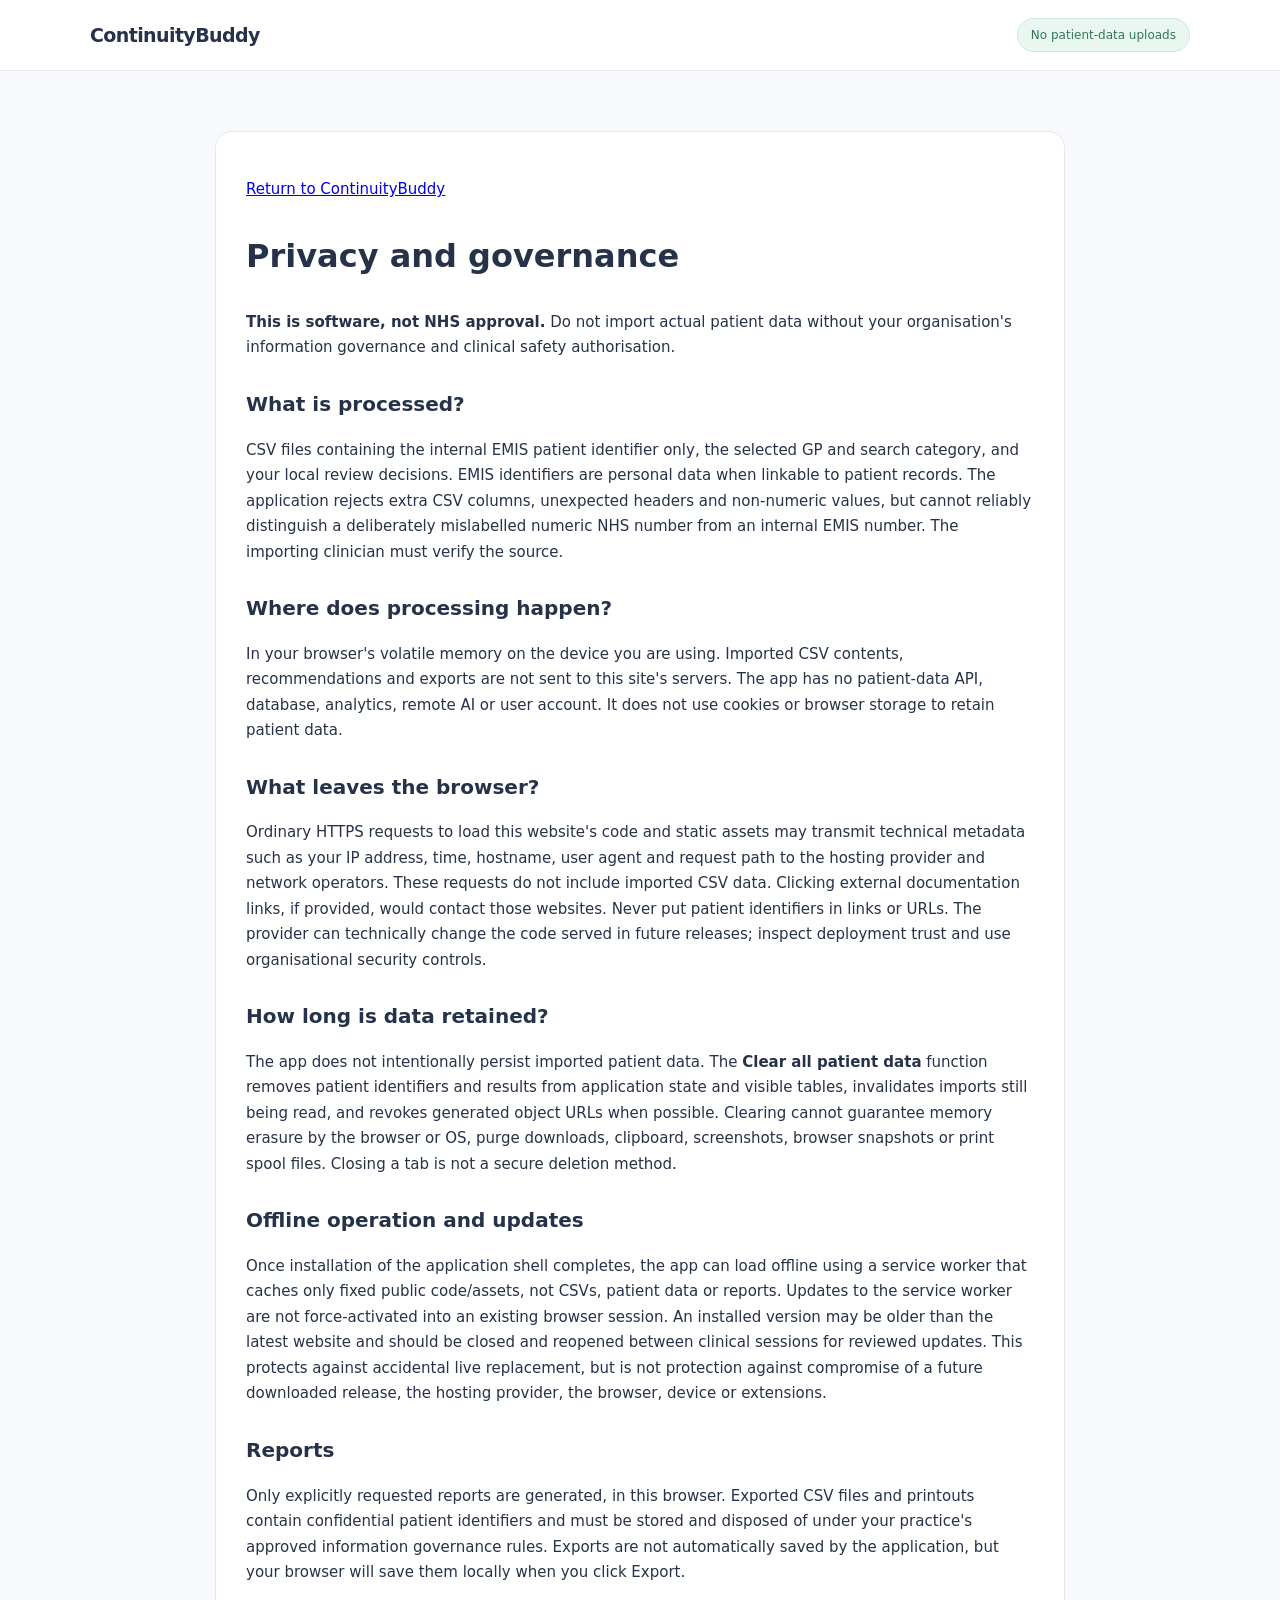
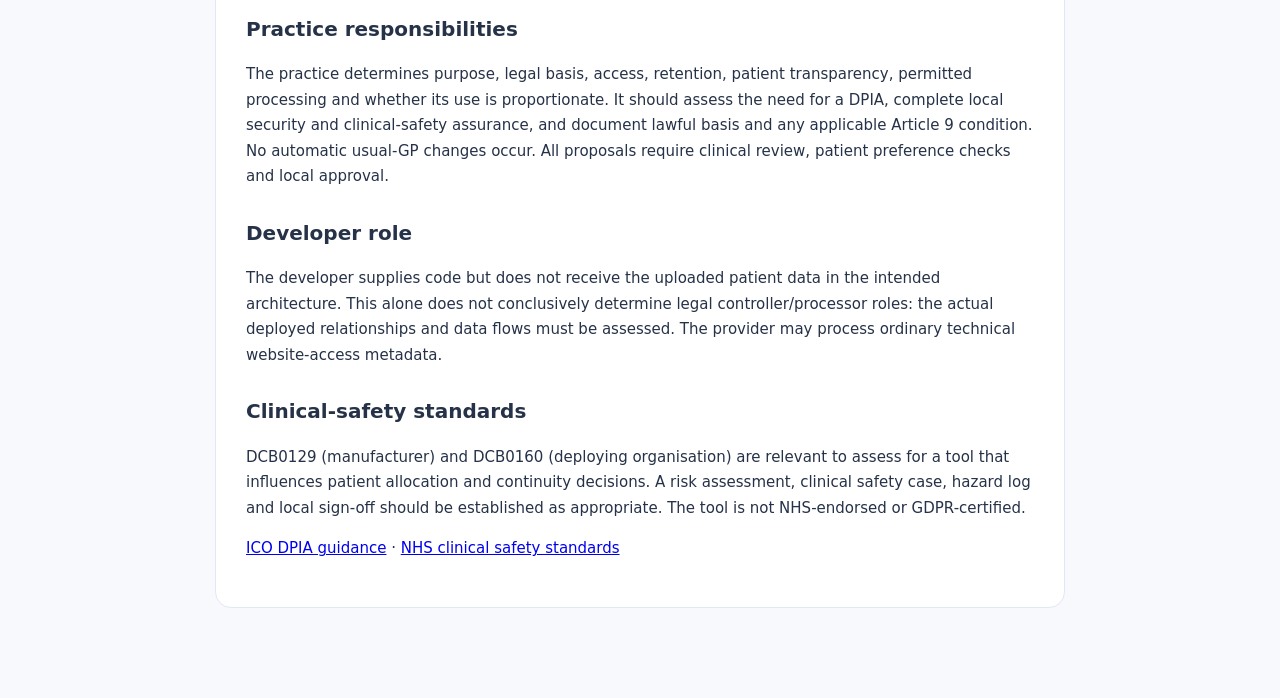
<file: privacy.html>
<!doctype html><html lang="en-GB"><head><meta charset="utf-8"><meta name="viewport" content="width=device-width,initial-scale=1"><meta name="referrer" content="no-referrer"><meta http-equiv="Content-Security-Policy" content="default-src 'none'; script-src 'self'; style-src 'self'; img-src 'self'; manifest-src 'self'; worker-src 'self'; connect-src 'none'; form-action 'none'; base-uri 'none'; object-src 'none'; frame-ancestors 'none'"><title>Privacy and governance · ContinuityBuddy</title><link rel="stylesheet" href="./style.css"></head><body><header><div class="brand"><strong>ContinuityBuddy</strong></div><span class="privacy">No patient-data uploads</span></header><main><section class="privacy-panel"><p><a href="./">Return to ContinuityBuddy</a></p><h1>Privacy and governance</h1><p><strong>This is software, not NHS approval.</strong> Do not import actual patient data without your organisation's information governance and clinical safety authorisation.</p><h2>What is processed?</h2><p>CSV files containing the internal EMIS patient identifier only, the selected GP and search category, and your local review decisions. EMIS identifiers are personal data when linkable to patient records. The application rejects extra CSV columns, unexpected headers and non-numeric values, but cannot reliably distinguish a deliberately mislabelled numeric NHS number from an internal EMIS number. The importing clinician must verify the source.</p><h2>Where does processing happen?</h2><p>In your browser's volatile memory on the device you are using. Imported CSV contents, recommendations and exports are not sent to this site's servers. The app has no patient-data API, database, analytics, remote AI or user account. It does not use cookies or browser storage to retain patient data.</p><h2>What leaves the browser?</h2><p>Ordinary HTTPS requests to load this website's code and static assets may transmit technical metadata such as your IP address, time, hostname, user agent and request path to the hosting provider and network operators. These requests do not include imported CSV data. Clicking external documentation links, if provided, would contact those websites. Never put patient identifiers in links or URLs. The provider can technically change the code served in future releases; inspect deployment trust and use organisational security controls.</p><h2>How long is data retained?</h2><p>The app does not intentionally persist imported patient data. The <strong>Clear all patient data</strong> function removes patient identifiers and results from application state and visible tables, invalidates imports still being read, and revokes generated object URLs when possible. Clearing cannot guarantee memory erasure by the browser or OS, purge downloads, clipboard, screenshots, browser snapshots or print spool files. Closing a tab is not a secure deletion method.</p><h2>Offline operation and updates</h2><p>Once installation of the application shell completes, the app can load offline using a service worker that caches only fixed public code/assets, not CSVs, patient data or reports. Updates to the service worker are not force-activated into an existing browser session. An installed version may be older than the latest website and should be closed and reopened between clinical sessions for reviewed updates. This protects against accidental live replacement, but is not protection against compromise of a future downloaded release, the hosting provider, the browser, device or extensions.</p><h2>Reports</h2><p>Only explicitly requested reports are generated, in this browser. Exported CSV files and printouts contain confidential patient identifiers and must be stored and disposed of under your practice's approved information governance rules. Exports are not automatically saved by the application, but your browser will save them locally when you click Export.</p><h2>Practice responsibilities</h2><p>The practice determines purpose, legal basis, access, retention, patient transparency, permitted processing and whether its use is proportionate. It should assess the need for a DPIA, complete local security and clinical-safety assurance, and document lawful basis and any applicable Article 9 condition. No automatic usual-GP changes occur. All proposals require clinical review, patient preference checks and local approval.</p><h2>Developer role</h2><p>The developer supplies code but does not receive the uploaded patient data in the intended architecture. This alone does not conclusively determine legal controller/processor roles: the actual deployed relationships and data flows must be assessed. The provider may process ordinary technical website-access metadata.</p><h2>Clinical-safety standards</h2><p>DCB0129 (manufacturer) and DCB0160 (deploying organisation) are relevant to assess for a tool that influences patient allocation and continuity decisions. A risk assessment, clinical safety case, hazard log and local sign-off should be established as appropriate. The tool is not NHS-endorsed or GDPR-certified.</p><p><a href="https://ico.org.uk/for-organisations/uk-gdpr-guidance-and-resources/accountability-and-governance/data-protection-impact-assessments-dpias/" rel="noreferrer noopener" target="_blank">ICO DPIA guidance</a> · <a href="https://digital.nhs.uk/services/clinical-safety/clinical-risk-management-standards" rel="noreferrer noopener" target="_blank">NHS clinical safety standards</a></p></section></main></body></html>
</file>
<file: v2.css>
:root{font-family:Inter,ui-sans-serif,system-ui,-apple-system,Segoe UI,sans-serif;color:#22334b;background:#f5f7fb;font-size:15px}*{box-sizing:border-box}body{margin:0}header{display:flex;justify-content:space-between;align-items:center;padding:18px max(22px,calc((100vw - 1150px)/2));background:white;border-bottom:1px solid #e1e7f0;gap:10px}header strong{font-size:21px;letter-spacing:-.8px}header strong span{color:#3466b1}header small{font-size:12px;color:#217654}main{max-width:1150px;margin:auto;padding:24px 22px 64px}.hero{padding:16px 0 0}.hero h1{font-size:clamp(23px,2.2vw,28px);letter-spacing:-.5px;margin:0 0 10px;line-height:1.3}.hero p{color:#596b80;line-height:1.65;max-width:800px;font-size:14px;margin:0}.privacy{border:1px solid #c9e2d6;background:#eef8f2;color:#286749;padding:17px 21px;border-radius:12px;font-size:13px;line-height:1.75;margin:24px 0 30px}.privacy strong{font-weight:700}.privacy a{color:#1d5a8e;font-weight:650;text-underline-offset:3px}.panel{background:white;border:1px solid #e0e6ee;border-radius:16px;padding:32px;margin-top:28px;box-shadow:0 7px 25px #213a5210}.panelhead{display:flex;align-items:center;justify-content:space-between;gap:18px;flex-wrap:wrap;margin-bottom:22px}.panel h2{font-size:23px;margin:0}.panel h3{font-size:19px;margin:0 0 12px}.panel p,.panel li{line-height:1.7;color:#526379}.panel a{color:#285eb1;text-decoration:underline;text-underline-offset:3px}.panel details{background:#f8faff;border:1px solid #e1e9f7;padding:18px 21px;border-radius:11px;margin:24px 0}.panel summary{cursor:pointer;font-weight:650}.panel ol{padding-left:22px}.drop{display:grid;gap:12px;place-items:center;text-align:center;padding:48px 22px;border:2px dashed #adc4e7;border-radius:14px;background:#f8fbff;cursor:pointer;margin:25px 0 18px;color:#31588b}.drop span{font-size:13px;color:#6b7b92}.drop.drag{background:#e8f3ff;border-color:#3975c6}.drop input{max-width:280px;font-size:12px}.row{display:flex;gap:12px;align-items:end;flex-wrap:wrap}.controls{margin-top:28px}.row label,.mapping label,.panelhead label{display:grid;gap:6px;font-size:12px;font-weight:650;color:#51657a}.mapping{display:grid;grid-template-columns:repeat(auto-fit,minmax(220px,1fr));gap:14px;margin:18px 0}select,input[type=number],input[type=date]{font:inherit;max-width:100%;border:1px solid #cdd7e6;border-radius:8px;padding:9px;background:white;color:#243b59}input[type=number]{width:110px}button{border:1px solid #3667b0;background:#3667b0;color:white;border-radius:9px;padding:10px 15px;font:inherit;font-size:13px;font-weight:700;cursor:pointer;white-space:normal}button:hover{filter:brightness(.94)}button.outline{background:white;color:#315d99;border-color:#cad8ea}.tablewrap{overflow:auto;max-height:570px;border:1px solid #e3e8ef;border-radius:10px}table{border-collapse:collapse;width:100%;min-width:690px;font-size:13px}th{position:sticky;top:0;z-index:1;background:#f1f5fb;text-align:left;font-weight:700;color:#40566f;padding:12px;border-bottom:1px solid #d9e2ef;white-space:nowrap}td{padding:10px 12px;border-bottom:1px solid #eef1f6;vertical-align:middle}tbody tr:hover{background:#f7faff}td select{font-size:12px;max-width:230px}section[hidden],div[hidden]{display:none!important}.status{min-height:20px}.error{color:#b52d47;font-weight:700}.metrics{display:grid;grid-template-columns:repeat(4,minmax(0,1fr));gap:12px;margin:18px 0}.metrics>div{background:white;padding:18px;border:1px solid #e0e6ee;border-radius:12px;display:grid;gap:8px}.metrics strong{font-size:27px;color:#254a80}.metrics small{color:#65758b}footer{font-size:12px;color:#7d8c9e;text-align:center;padding:22px}@media(max-width:700px){main{padding:18px 12px 35px}.panel{padding:17px}.metrics{grid-template-columns:repeat(2,1fr)}header{padding:15px}.hero{padding-top:8px}}
.step-preview{background:#fbfcff;border-style:dashed;box-shadow:none}.step-preview h2{color:#3b506c}.step-pending{font-size:12px;color:#637991;padding:7px 10px;border-radius:30px;border:1px solid #d8e1ec;background:white;white-space:nowrap}.step-preview p{margin:14px 0 0}.step-preview .step-hint{color:#61748a;font-size:13px}

.review-action{display:flex;align-items:center;justify-content:space-between;gap:16px;flex-wrap:wrap;margin:16px 0;background:#f1f7ff;border:1px solid #c9ddf6;border-radius:12px;padding:15px 18px}.review-action p{margin:4px 0 0;font-size:13px}.review-action button,.import-action button{font-size:15px;padding:13px 21px}.import-action{margin:18px 0 30px}.check-confirm{display:flex!important;flex-direction:row!important;align-items:center!important;gap:10px!important;max-width:800px}.check-confirm input{width:18px;height:18px;flex-shrink:0}.review-action strong{color:#2b4b78}#clinicianPanel,#resultsPanel,#mapPanel{scroll-margin-top:18px}@media(max-width:650px){.review-action button,.import-action button{width:100%}.review-action{align-items:stretch}}

/* Duplicate clinician merge is intentionally secondary to the main clinician review. */
.duplicate-merge{margin:14px 0 16px;padding:12px 16px;border:1px solid #d5e0f0;border-radius:10px;background:#f8fbff}
.duplicate-merge summary{cursor:pointer;color:#24538d;font-weight:650}
.duplicate-merge p{font-size:13px;color:#526782}
.duplicate-merge>.row{display:flex;align-items:end;gap:12px;flex-wrap:wrap;margin:12px 0}
.duplicate-merge label{display:flex;flex-direction:column;gap:5px;font-size:13px;font-weight:600}
.duplicate-merge select{min-width:150px;max-width:100%}
.merge-item{display:flex;align-items:center;gap:12px;padding:6px 0;font-size:13px}
.merge-item button{padding:5px 9px}

/* Confirmation is directly associated with the only Analyse action. */
.review-confirmation{display:flex;align-items:center;flex-wrap:wrap;gap:14px;margin-top:14px}
.review-confirmation .check-confirm{margin:0!important;max-width:min(100%,690px);padding:7px 9px;border:1px solid transparent;border-radius:9px;cursor:pointer}
.review-confirmation .check-confirm span{line-height:1.4}
.review-confirmation #run{transition:background-color .15s,border-color .15s;min-height:42px}
.review-confirmation #run.awaiting-confirmation{background:#e3e7ed;border-color:#d5dbe4;color:#5b6879;cursor:pointer}
.review-confirmation #run.awaiting-confirmation:hover{filter:none;background:#d9dfe8}
.review-confirmation .check-confirm.missing-confirmation{border-color:#d94242;background:#fff0f0;color:#a42020}
.review-confirmation .check-confirm.missing-confirmation span{color:#a42020}
.review-confirmation .check-confirm.missing-confirmation input{accent-color:#c82d2d;outline:2px solid #d94242;outline-offset:2px}
.review-confirmation-error{color:#b42323;font-size:13px;font-weight:650;margin:6px 0 0 9px}
.review-confirmation-error[hidden]{display:none}
@media(max-width:650px){.review-confirmation{align-items:stretch;flex-direction:column}.review-confirmation #run{align-self:flex-start}}

/* Results table: compact two-line headings with stable numeric columns. */
.gp-breakdown-table{table-layout:fixed;min-width:1090px}
.gp-breakdown-table thead th{white-space:normal;line-height:1.25;vertical-align:bottom;overflow-wrap:normal;word-break:normal;padding:11px 9px}
.gp-breakdown-table th:nth-child(1){width:100px}
.gp-breakdown-table th:nth-child(2){width:122px}
.gp-breakdown-table th:nth-child(3){width:120px}
.gp-breakdown-table th:nth-child(4){width:73px}
.gp-breakdown-table th:nth-child(5){width:81px}
.gp-breakdown-table th:nth-child(6){width:81px}
.gp-breakdown-table th:nth-child(7){width:74px}
.gp-breakdown-table th:nth-child(8){width:142px}
.gp-breakdown-table th:nth-child(9){width:147px}
.gp-breakdown-table th:nth-child(10){width:150px}
.gp-breakdown-table tbody td{padding:10px 9px}
.gp-breakdown-table tbody td:first-child{white-space:nowrap}
.gp-breakdown-table tbody input[type=number]{width:100%;min-width:0}

/* Site navigation shared with Project RALPH, compact enough for the analyser. */
header.app-header{padding:0 22px}
.app-header-inner{width:100%;max-width:1150px;margin:0 auto;min-height:62px;display:flex;justify-content:space-between;align-items:center;gap:18px}
.app-nav{display:flex;align-items:center;flex-wrap:wrap;gap:16px}
.app-nav a{text-decoration:none;color:#23466e;font-size:13px;font-weight:650;display:inline-flex;align-items:center;justify-content:center;gap:6px;border-radius:7px;padding:6px 2px}
.app-nav a:hover,.app-nav a:focus-visible{color:#215ea8;background:#ecf3fc}
.app-nav .ralph-brand{gap:7px;font-size:18px;letter-spacing:.045em;font-weight:750;margin-right:4px;color:#173f70}
.app-nav .ralph-brand svg{display:block;flex:none;width:23px;height:28px}
.app-nav .home-link svg{display:block;flex:none}
.app-header-end{display:flex;align-items:center;gap:16px}
.app-header-end .app-name{font-size:16px;letter-spacing:-.45px;white-space:nowrap}
.app-header-end .app-name span{color:#3466b1}
.app-header-end small{white-space:nowrap}
@media(max-width:780px){
 .app-header-inner{min-height:56px;flex-wrap:wrap;gap:0 12px;padding:7px 0}
 .app-nav{gap:12px}
 .app-header-end small{display:none}
}
@media(max-width:510px){
 header.app-header{padding:0 14px}
 .app-header-inner{gap:6px}
 .app-nav{width:100%;justify-content:space-between;gap:8px}
 .app-header-end{margin-top:3px}
 .app-header-end .app-name{font-size:14px}
 .app-nav .ralph-brand{font-size:16px}
}

/* Vertical rhythm for the sequential EMIS workflow. */
#importPanel{margin-top:0}
#importPanel .import-intro{margin:0 0 24px;max-width:920px}
#importPanel details summary{padding:2px 0;line-height:1.5}
#importPanel details[open] summary{margin-bottom:17px}
#importPanel details p{margin:12px 0}
#importPanel details ol{margin:8px 0 12px}
#importPanel details li+li{margin-top:9px}
#importPanel #listBalanceImport{margin-top:26px}
#importPanel #listBalanceImport label{display:grid;gap:9px;margin:18px 0;font-size:13px;font-weight:650;color:#425b75}
#importPanel #listBalanceImport input[type=file]{font-weight:400;max-width:100%}
#importPanel #listStatus:empty{display:none}
#importPanel #message:empty{display:none}
#clinicianPanel>.tablewrap{margin:22px 0}
#clinicianPanel>.panelhead+p{margin-bottom:20px}
#resultsPanel>.panelhead{margin:28px 0 24px}
#resultsPanel>.panel{margin-top:30px}
#resultsPanel>.panel>.tablewrap{margin-top:21px}
#resultsPanel>.panel>p{margin-bottom:18px}
.review-confirmation{margin-top:22px}
.step-preview{padding-top:28px;padding-bottom:28px}
.step-preview .step-hint{margin-top:12px}
@media(max-width:700px){
 main{padding:22px 14px 42px}
 .panel{padding:23px 19px;margin-top:22px}
 .privacy{padding:16px 17px;margin:20px 0 24px}
 .panelhead{margin-bottom:18px}
 .drop{padding:34px 15px}
 #importPanel .import-intro{margin-bottom:20px}
 #importPanel details{padding:17px}
}

/* Prevent misleading file affordances when the offline file is viewed over HTTP(S). */
.drop.locked{opacity:.68;cursor:not-allowed;pointer-events:none}
.import-action button:disabled{background:#a7b0bc;border-color:#a7b0bc;cursor:not-allowed}
</file>
<file: style.css>
:root{font-family:Inter,ui-sans-serif,system-ui,-apple-system,'Segoe UI',sans-serif;color:#263248;background:#f7f9fc;font-size:15px}*{box-sizing:border-box}body{margin:0}header{background:#fff;display:flex;justify-content:space-between;align-items:center;padding:18px max(28px,calc((100vw - 1100px)/2));border-bottom:1px solid #e5eaf1;gap:20px}.brand{display:flex;align-items:center;gap:12px}.brand strong{font-size:19px;letter-spacing:-.6px}.brand small{display:block;font-size:11px;color:#8793a6;margin-top:3px}.mark{width:42px;height:42px;border-radius:13px;background:#2b4b91;color:#fff;display:grid;place-items:center;font-weight:700;font-size:19px}.mark span{color:#b8d6ff}.privacy{font-size:12px;color:#31775d;background:#eaf7f1;border:1px solid #cde9dd;padding:9px 13px;border-radius:24px}main{max-width:1100px;margin:0 auto;padding:30px 24px 60px}.hero{padding:32px 0 24px}.eyebrow{color:#6283bd;font-weight:750;font-size:11px;letter-spacing:1.5px}.hero h1{font-size:clamp(36px,5vw,55px);letter-spacing:-2.5px;margin:11px 0;color:#202e4b}.hero p{font-size:17px;line-height:1.6;color:#647186;max-width:680px}.steps{display:flex;flex-wrap:wrap;gap:10px;margin-top:27px}.steps a{background:white;border:1px solid #e0e7f0;border-radius:10px;padding:12px 17px;text-decoration:none;color:#304d7f;font-weight:650;font-size:13px}.panel{background:white;border:1px solid #e2e8f1;border-radius:16px;padding:28px;margin-top:24px;box-shadow:0 8px 30px #253d6110}.section-head{display:flex;align-items:center;justify-content:space-between;gap:16px;margin-bottom:18px}.section-head h2{margin:6px 0 0;font-size:24px;letter-spacing:-.75px}.notice{background:#fffaf0;border:1px solid #f3dfaf;border-radius:12px;padding:18px 21px;margin:12px 0;color:#705a2c}.notice p{margin-bottom:0;font-size:13px;line-height:1.6}.hint{color:#66758b;font-size:13px;line-height:1.65}.guide-grid{display:grid;grid-template-columns:repeat(3,minmax(0,1fr));gap:14px;margin:22px 0}.guide-grid article{background:#f7f9fd;border:1px solid #e6ecf5;border-radius:13px;padding:19px}.guide-grid h3{margin:10px 0}.guide-grid ol{padding-left:20px;font-size:13px;line-height:1.75;color:#526077}.number{background:#e2ebfa;color:#36578c;border-radius:8px;padding:5px 9px;font-size:12px;font-weight:800}.callout{border-left:3px solid #789bda;background:#f7f9fe;padding:16px 20px;border-radius:5px;font-size:13px;line-height:1.7}.callout p{margin-bottom:10px}.references{display:flex;gap:20px;flex-wrap:wrap}.references a,footer a{color:#315da8}button{font:inherit;font-size:13px;background:#315ca4;color:white;border:1px solid #315ca4;border-radius:9px;padding:11px 16px;cursor:pointer;font-weight:650}button:hover:not(:disabled){filter:brightness(.95)}button:disabled{opacity:.4;cursor:not-allowed}.secondary{background:white;color:#39547b;border:1px solid #d8e1ef}.danger{color:#aa4250}.small{padding:6px 10px;font-size:12px}form{display:grid;grid-template-columns:1fr 1fr 1.4fr auto;gap:13px;align-items:end;margin:22px 0}label{display:grid;gap:8px;color:#53627c;font-size:12px;font-weight:650}input,select{font:inherit;font-size:13px;width:100%;border-radius:9px;border:1px solid #ccd7e8;padding:11px;background:white;color:#253654;min-height:41px}input[type=file]{padding:8px}#message{font-size:13px;margin-bottom:12px}.ok{color:#24764f}.error{color:#ad374d;font-weight:600}.table-wrap{overflow:auto}table{border-collapse:collapse;width:100%;font-size:13px}th{text-align:left;font-size:11px;text-transform:uppercase;color:#8190a6;letter-spacing:.7px;background:#f7f9fc}th,td{border-bottom:1px solid #e8ecf3;padding:13px 12px}td select{padding:8px;min-height:35px}.empty{text-align:center;color:#8a96a8;padding:25px}.metrics{display:grid;grid-template-columns:repeat(4,1fr);gap:12px;margin:20px 0}.metrics div{background:#f5f8fd;border-radius:11px;padding:18px}.metrics strong{display:block;font-size:30px;letter-spacing:-1px;color:#294f8d}.metrics span{font-size:12px;color:#718098}.actions{display:flex;gap:8px}.disclaimer{border-top:1px solid #e8edf4;margin-top:25px;padding-top:18px;color:#7a879a;font-size:12px;line-height:1.6}footer{font-size:12px;color:#8894a5;margin-top:30px;text-align:center}@media(max-width:900px){.guide-grid{grid-template-columns:1fr}form{grid-template-columns:1fr 1fr}.metrics{grid-template-columns:repeat(2,1fr)}}@media(max-width:580px){header,.section-head{align-items:flex-start;flex-direction:column}.panel{padding:18px}form{grid-template-columns:1fr}.metrics{grid-template-columns:1fr 1fr}.actions{flex-wrap:wrap}.hero h1{font-size:38px}}@media print{header,.hero,.notice,#emis,#import,.actions,footer,button{display:none!important}main{max-width:none;padding:0}#results{box-shadow:none;border:0;margin:0}.table-wrap{overflow:visible}.hint,.disclaimer{color:black}body:before{content:'ContinuityBuddy · confidential proposed reciprocal GP list swaps · requires clinical and patient-preference review';display:block;font-size:13px;margin:15px}}
/* Cohesive numbered section headings */
.step-heading{display:flex;align-items:center;gap:13px;min-width:0}
.step-heading h2{margin:0;line-height:1.25}
.step-circle{display:inline-flex;align-items:center;justify-content:center;flex:0 0 36px;width:36px;height:36px;border-radius:50%;background:#e2ebfa;color:#36578c;font-size:17px;font-weight:750}
.brand{gap:0}
.hero{padding-top:20px}

/* Safe import confirmations: native accessible checkbox controls. */
.consent{display:flex;align-items:flex-start;gap:10px;margin:16px 0;padding:13px 15px;background:#f6f9fe;border:1px solid #dfe7f2;border-radius:10px;line-height:1.5;font-size:13px;color:#3e526e}
.consent input{width:17px;min-width:17px;height:17px;min-height:17px;margin:1px 0 0;accent-color:#315ca4}
#warnings:not(:empty){padding:12px 15px;border-radius:9px;background:#fff9ed;color:#856126;font-size:13px;line-height:1.5;margin-bottom:14px}
.privacy-panel{max-width:850px;margin:30px auto;padding:30px;background:white;border:1px solid #e2e8f1;border-radius:16px;line-height:1.7}
.privacy-panel h1{font-size:32px}.privacy-panel h2{font-size:20px;margin-top:26px}
@media print{.consent{display:none}}
</file>
